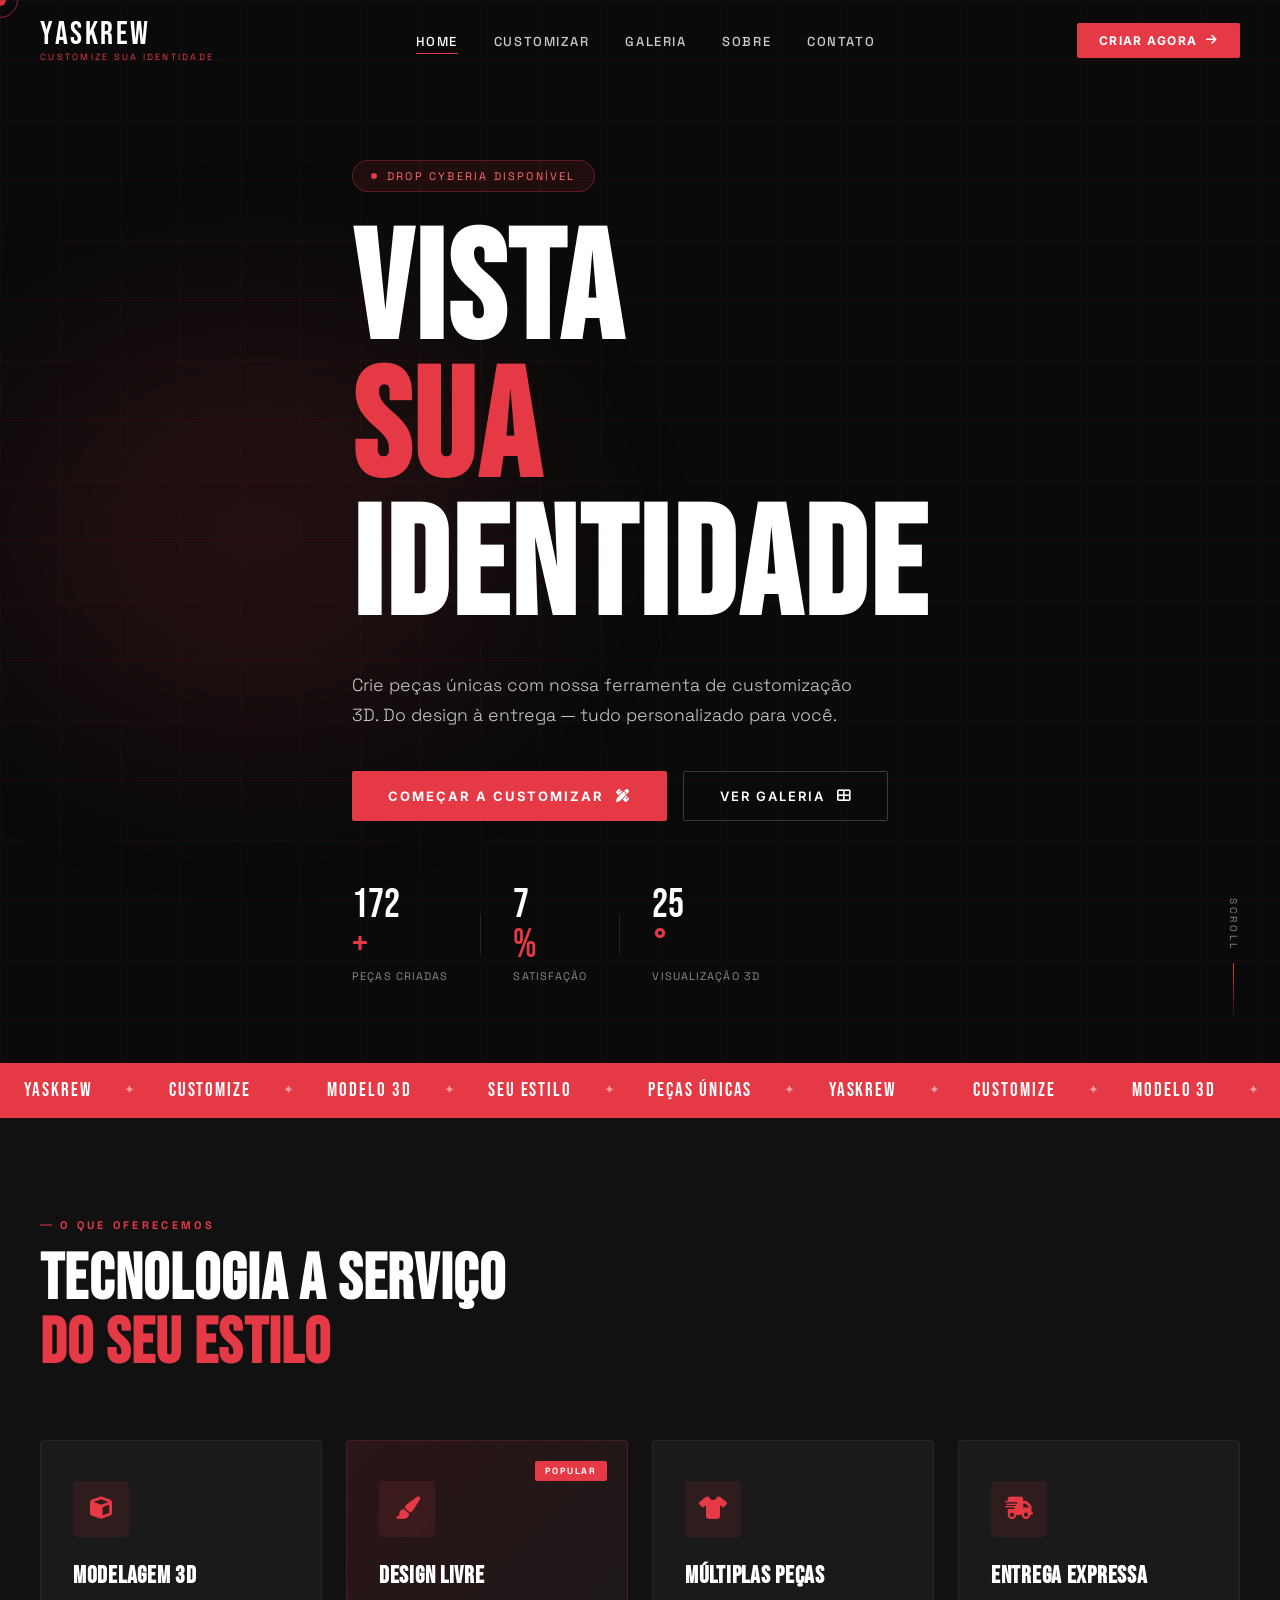
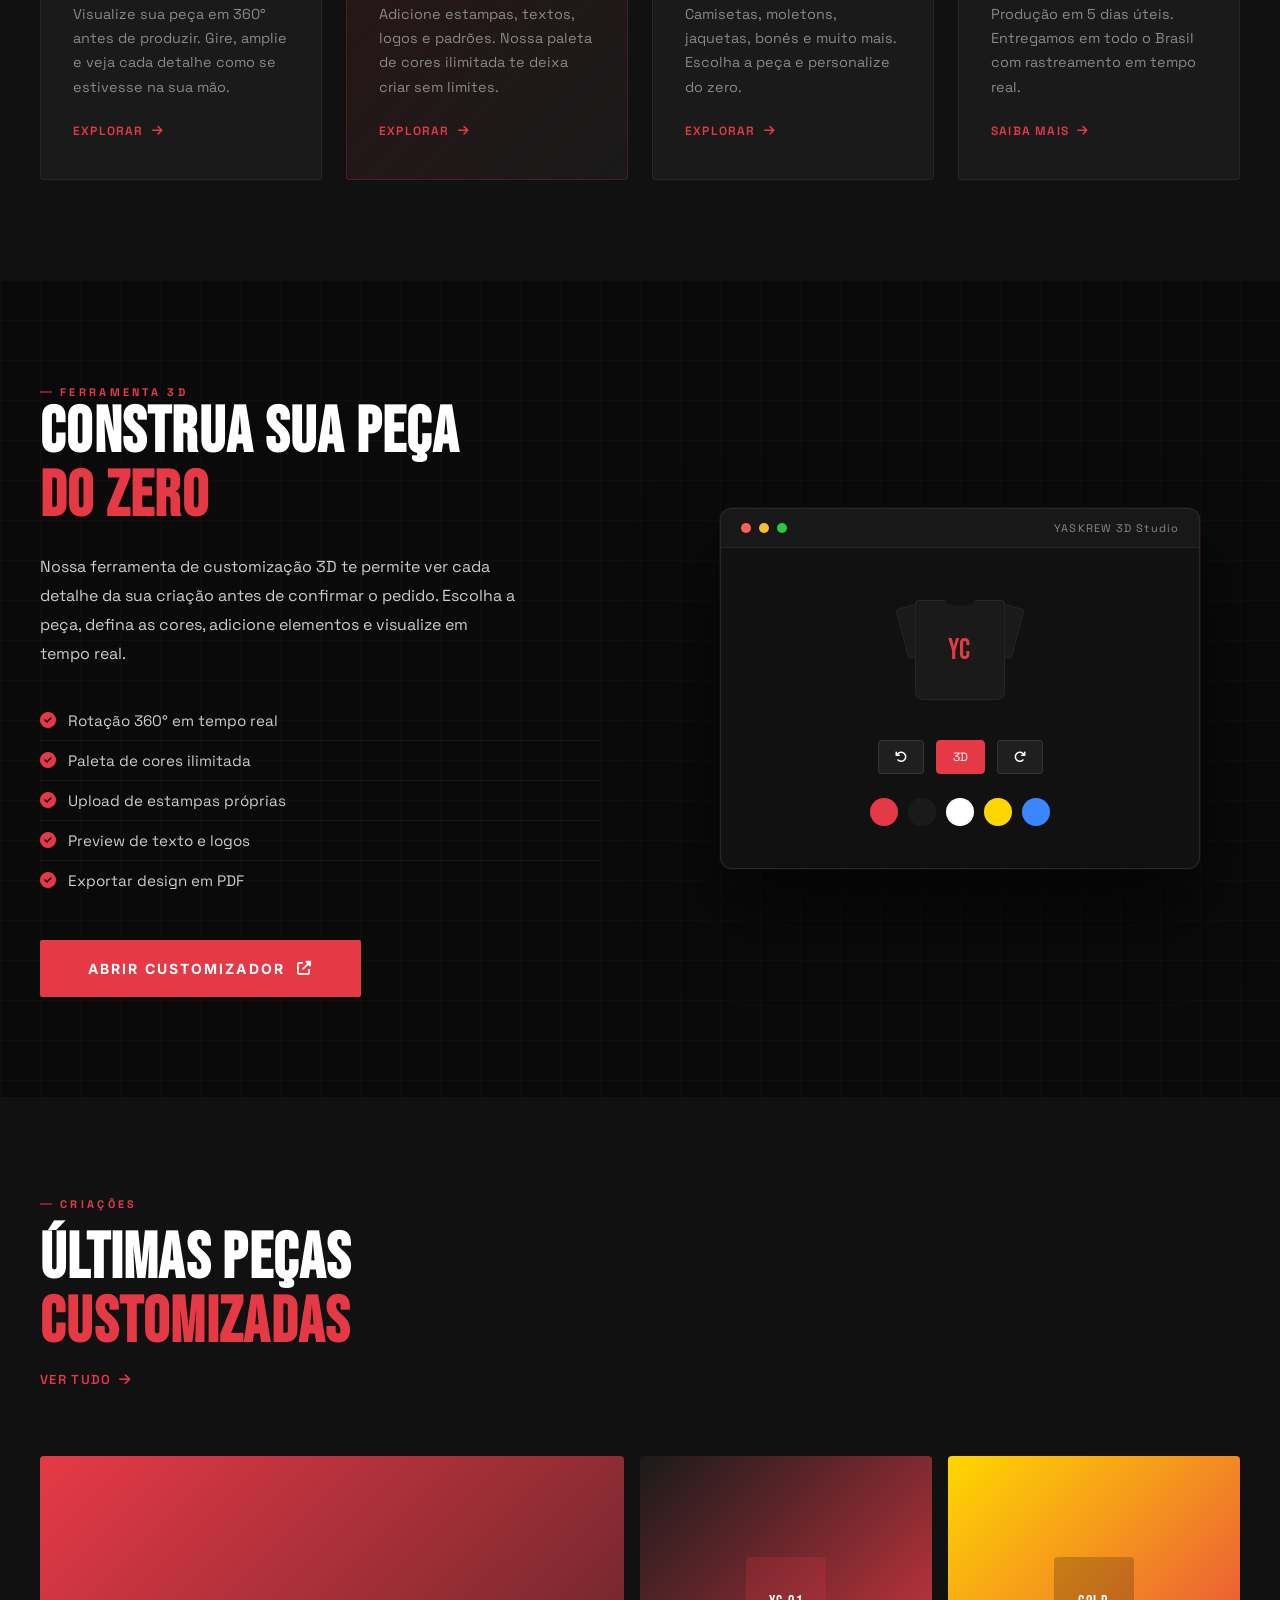
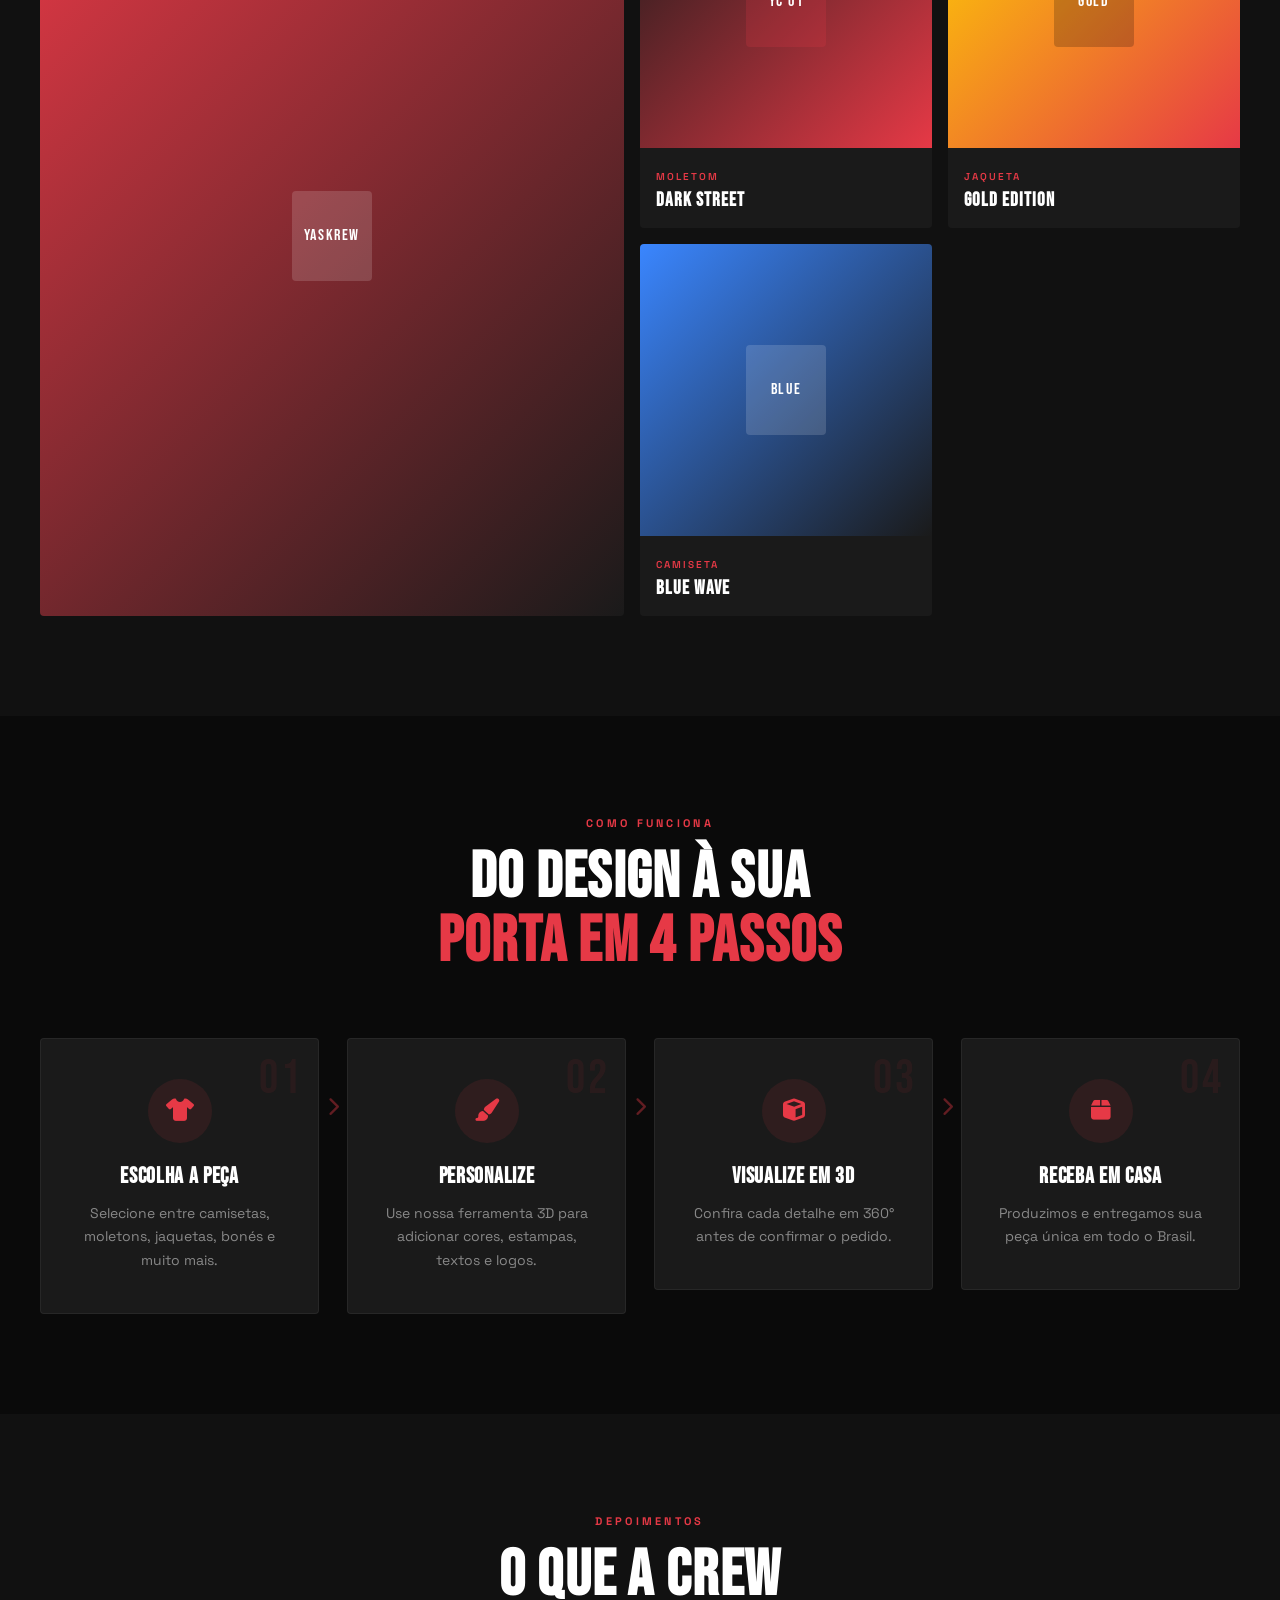
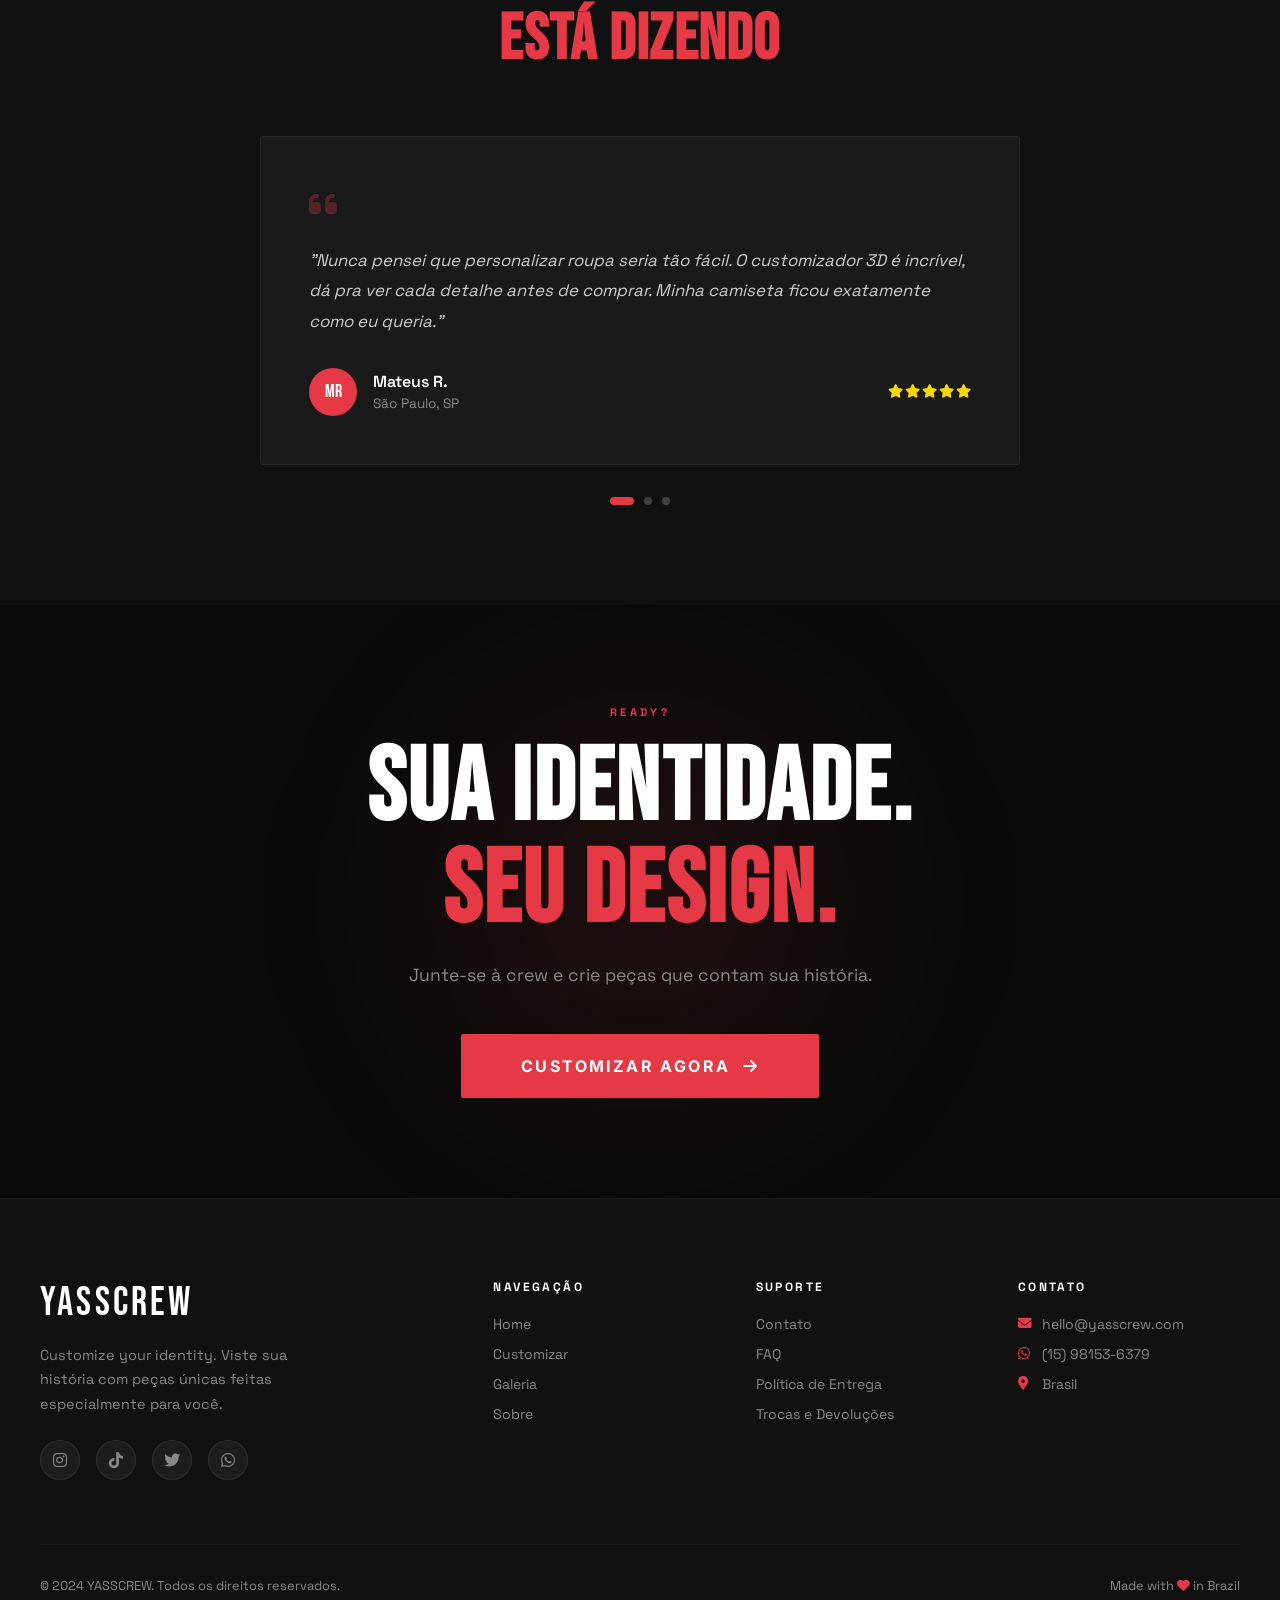
<file: index.html>
<!DOCTYPE html>
<html lang="pt-BR">
<head>
  <meta charset="UTF-8" />
  <meta name="viewport" content="width=device-width, initial-scale=1.0" />
  <title>YASKREW — Customize Sua Identidade</title>
  <link rel="preconnect" href="https://fonts.googleapis.com" />
  <link rel="preconnect" href="https://fonts.gstatic.com" crossorigin />
  <link href="https://fonts.googleapis.com/css2?family=Bebas+Neue&family=Inter:wght@300;400;500;600;700;900&family=Space+Grotesk:wght@300;400;500;600;700&display=swap" rel="stylesheet" />
  <link rel="stylesheet" href="https://cdn.jsdelivr.net/npm/@fortawesome/fontawesome-free@6.4.0/css/all.min.css" />
  <link rel="stylesheet" href="css/style.css" />
</head>
<body>

  <!-- CURSOR CUSTOM -->
  <div class="cursor" id="cursor"></div>
  <div class="cursor-follower" id="cursorFollower"></div>

  <!-- LOADER -->
  <div class="loader" id="loader">
    <div class="loader-inner">
      <div class="loader-logo">YASKREW</div>
      <div class="loader-bar"><div class="loader-progress" id="loaderProgress"></div></div>
      <div class="loader-text" id="loaderText">Carregando...</div>
    </div>
  </div>

  <!-- HEADER / NAV -->
  <header class="header" id="header">
    <nav class="nav container">
      <div class="nav-logo">
        <a href="index.html" class="logo-link">
          <span class="logo-text">YASKREW</span>
          <span class="logo-sub">CUSTOMIZE SUA IDENTIDADE</span>
        </a>
      </div>
      <ul class="nav-links" id="navLinks">
        <li><a href="index.html" class="nav-link active">Home</a></li>
        <li><a href="customize.html" class="nav-link">Customizar</a></li>
        <li><a href="gallery.html" class="nav-link">Galeria</a></li>
        <li><a href="about.html" class="nav-link">Sobre</a></li>
        <li><a href="contact.html" class="nav-link">Contato</a></li>
      </ul>
      <div class="nav-actions">
        <button class="btn-cta" onclick="window.location.href='customize.html'">
          <span>CRIAR AGORA</span>
          <i class="fas fa-arrow-right"></i>
        </button>
        <button class="hamburger" id="hamburger" aria-label="Menu">
          <span></span><span></span><span></span>
        </button>
      </div>
    </nav>
  </header>

  <!-- MOBILE MENU -->
  <div class="mobile-menu" id="mobileMenu">
    <ul>
      <li><a href="index.html">Home</a></li>
      <li><a href="customize.html">Customizar</a></li>
      <li><a href="gallery.html">Galeria</a></li>
      <li><a href="about.html">Sobre</a></li>
      <li><a href="contact.html">Contato</a></li>
    </ul>
  </div>

  <main>

    <!-- HERO SECTION -->
    <section class="hero" id="hero">
      <div class="hero-bg">
        <div class="hero-grid"></div>
        <div class="hero-particles" id="particles"></div>
        <div class="hero-glow"></div>
      </div>
      <div class="hero-content container">
        <div class="hero-badge">
          <span class="badge-dot"></span>
          <span>DROP CYBERIA DISPONÍVEL</span>
        </div>
        <h1 class="hero-title">
          <span class="title-line" data-text="VISTA">VISTA</span>
          <span class="title-line accent" data-text="SUA">SUA</span>
          <span class="title-line" data-text="IDENTIDADE">IDENTIDADE</span>
        </h1>
        <p class="hero-desc">
          Crie peças únicas com nossa ferramenta de customização 3D. 
          Do design à entrega — tudo personalizado para você.
        </p>
        <div class="hero-actions">
          <a href="customize.html" class="btn-primary">
            <span>COMEÇAR A CUSTOMIZAR</span>
            <i class="fas fa-pencil-ruler"></i>
          </a>
          <a href="gallery.html" class="btn-secondary">
            <span>VER GALERIA</span>
            <i class="fas fa-th-large"></i>
          </a>
        </div>
        <div class="hero-stats">
          <div class="stat">
            <span class="stat-num" data-target="2400">0</span><span>+</span>
            <span class="stat-label">Peças Criadas</span>
          </div>
          <div class="stat-divider"></div>
          <div class="stat">
            <span class="stat-num" data-target="98">0</span><span>%</span>
            <span class="stat-label">Satisfação</span>
          </div>
          <div class="stat-divider"></div>
          <div class="stat">
            <span class="stat-num" data-target="360">0</span><span>°</span>
            <span class="stat-label">Visualização 3D</span>
          </div>
        </div>
      </div>
      <div class="hero-scroll" id="heroScroll">
        <span>SCROLL</span>
        <div class="scroll-line"></div>
      </div>
    </section>

    <!-- MARQUEE TICKER -->
    <div class="marquee-section">
      <div class="marquee-track">
        <div class="marquee-content" id="marqueeContent">
          <span>YASKREW</span><span class="dot">✦</span>
          <span>CUSTOMIZE</span><span class="dot">✦</span>
          <span>MODELO 3D</span><span class="dot">✦</span>
          <span>SEU ESTILO</span><span class="dot">✦</span>
          <span>PEÇAS ÚNICAS</span><span class="dot">✦</span>
          <span>YASKREW</span><span class="dot">✦</span>
          <span>CUSTOMIZE</span><span class="dot">✦</span>
          <span>MODELO 3D</span><span class="dot">✦</span>
          <span>SEU ESTILO</span><span class="dot">✦</span>
          <span>PEÇAS ÚNICAS</span><span class="dot">✦</span>
          <span>YASKREW</span><span class="dot">✦</span>
          <span>CUSTOMIZE</span><span class="dot">✦</span>
          <span>MODELO 3D</span><span class="dot">✦</span>
          <span>SEU ESTILO</span><span class="dot">✦</span>
          <span>PEÇAS ÚNICAS</span><span class="dot">✦</span>
        </div>
      </div>
    </div>

    <!-- FEATURES SECTION -->
    <section class="features section" id="features">
      <div class="container">
        <div class="section-header">
          <span class="section-tag">O QUE OFERECEMOS</span>
          <h2 class="section-title">Tecnologia a serviço<br /><em>do seu estilo</em></h2>
        </div>
        <div class="features-grid">
          <div class="feature-card" data-aos="fade-up" data-delay="0">
            <div class="feature-icon">
              <i class="fas fa-cube"></i>
            </div>
            <h3>Modelagem 3D</h3>
            <p>Visualize sua peça em 360° antes de produzir. Gire, amplie e veja cada detalhe como se estivesse na sua mão.</p>
            <a href="customize.html" class="feature-link">Explorar <i class="fas fa-arrow-right"></i></a>
          </div>
          <div class="feature-card featured" data-aos="fade-up" data-delay="100">
            <div class="feature-badge">POPULAR</div>
            <div class="feature-icon">
              <i class="fas fa-paint-brush"></i>
            </div>
            <h3>Design Livre</h3>
            <p>Adicione estampas, textos, logos e padrões. Nossa paleta de cores ilimitada te deixa criar sem limites.</p>
            <a href="customize.html" class="feature-link">Explorar <i class="fas fa-arrow-right"></i></a>
          </div>
          <div class="feature-card" data-aos="fade-up" data-delay="200">
            <div class="feature-icon">
              <i class="fas fa-tshirt"></i>
            </div>
            <h3>Múltiplas Peças</h3>
            <p>Camisetas, moletons, jaquetas, bonés e muito mais. Escolha a peça e personalize do zero.</p>
            <a href="customize.html" class="feature-link">Explorar <i class="fas fa-arrow-right"></i></a>
          </div>
          <div class="feature-card" data-aos="fade-up" data-delay="300">
            <div class="feature-icon">
              <i class="fas fa-shipping-fast"></i>
            </div>
            <h3>Entrega Expressa</h3>
            <p>Produção em 5 dias úteis. Entregamos em todo o Brasil com rastreamento em tempo real.</p>
            <a href="contact.html" class="feature-link">Saiba mais <i class="fas fa-arrow-right"></i></a>
          </div>
        </div>
      </div>
    </section>

    <!-- CUSTOMIZE CTA SECTION -->
    <section class="customize-cta section" id="customizeCta">
      <div class="cta-bg">
        <div class="cta-grid"></div>
      </div>
      <div class="container">
        <div class="cta-inner">
          <div class="cta-text">
            <span class="section-tag">FERRAMENTA 3D</span>
            <h2 class="cta-title">Construa sua peça<br /><em class="accent-text">do zero</em></h2>
            <p>Nossa ferramenta de customização 3D te permite ver cada detalhe da sua criação antes de confirmar o pedido. Escolha a peça, defina as cores, adicione elementos e visualize em tempo real.</p>
            <ul class="cta-list">
              <li><i class="fas fa-check-circle"></i> Rotação 360° em tempo real</li>
              <li><i class="fas fa-check-circle"></i> Paleta de cores ilimitada</li>
              <li><i class="fas fa-check-circle"></i> Upload de estampas próprias</li>
              <li><i class="fas fa-check-circle"></i> Preview de texto e logos</li>
              <li><i class="fas fa-check-circle"></i> Exportar design em PDF</li>
            </ul>
            <a href="customize.html" class="btn-primary large">
              <span>ABRIR CUSTOMIZADOR</span>
              <i class="fas fa-external-link-alt"></i>
            </a>
          </div>
          <div class="cta-visual">
            <div class="visual-frame">
              <div class="visual-screen">
                <div class="vs-header">
                  <span class="vs-dot red"></span>
                  <span class="vs-dot yellow"></span>
                  <span class="vs-dot green"></span>
                  <span class="vs-label">YASKREW 3D Studio</span>
                </div>
                <div class="vs-body">
                  <div class="vs-3d-preview">
                    <div class="tshirt-3d" id="tshirt3dPreview">
                      <div class="tshirt-body">
                        <div class="tshirt-sleeve left"></div>
                        <div class="tshirt-sleeve right"></div>
                        <div class="tshirt-main" id="previewShirt">
                          <div class="tshirt-design" id="previewDesign">
                            <span class="preview-logo">YC</span>
                          </div>
                        </div>
                        <div class="tshirt-neck"></div>
                      </div>
                    </div>
                    <div class="vs-controls">
                      <button class="vs-btn" onclick="rotatePreview('left')"><i class="fas fa-undo"></i></button>
                      <button class="vs-btn active">3D</button>
                      <button class="vs-btn" onclick="rotatePreview('right')"><i class="fas fa-redo"></i></button>
                    </div>
                  </div>
                  <div class="vs-palette">
                    <div class="vs-palette-item" style="background:#E63946" onclick="changePreviewColor('#E63946')"></div>
                    <div class="vs-palette-item" style="background:#1a1a1a" onclick="changePreviewColor('#1a1a1a')"></div>
                    <div class="vs-palette-item" style="background:#ffffff" onclick="changePreviewColor('#ffffff')"></div>
                    <div class="vs-palette-item" style="background:#FFD700" onclick="changePreviewColor('#FFD700')"></div>
                    <div class="vs-palette-item" style="background:#3A86FF" onclick="changePreviewColor('#3A86FF')"></div>
                  </div>
                </div>
              </div>
            </div>
          </div>
        </div>
      </div>
    </section>

    <!-- GALLERY PREVIEW SECTION -->
    <section class="gallery-preview section" id="galleryPreview">
      <div class="container">
        <div class="section-header">
          <span class="section-tag">CRIAÇÕES</span>
          <h2 class="section-title">Últimas peças<br /><em>customizadas</em></h2>
          <a href="gallery.html" class="see-all-link">Ver tudo <i class="fas fa-arrow-right"></i></a>
        </div>
        <div class="gallery-grid">
          <div class="gallery-item large" data-aos="fade-up">
            <div class="gallery-img" style="background: linear-gradient(135deg, #E63946 0%, #1a1a1a 100%);">
              <div class="gallery-tshirt">
                <div class="gt-body red">
                  <span class="gt-text">YASKREW</span>
                </div>
              </div>
            </div>
            <div class="gallery-info">
              <span class="gallery-tag">Camiseta</span>
              <h4>Red Crew Classic</h4>
            </div>
          </div>
          <div class="gallery-item" data-aos="fade-up" data-delay="100">
            <div class="gallery-img" style="background: linear-gradient(135deg, #1a1a1a 0%, #E63946 100%);">
              <div class="gallery-tshirt">
                <div class="gt-body dark">
                  <span class="gt-text">YC 01</span>
                </div>
              </div>
            </div>
            <div class="gallery-info">
              <span class="gallery-tag">Moletom</span>
              <h4>Dark Street</h4>
            </div>
          </div>
          <div class="gallery-item" data-aos="fade-up" data-delay="200">
            <div class="gallery-img" style="background: linear-gradient(135deg, #FFD700 0%, #E63946 100%);">
              <div class="gallery-tshirt">
                <div class="gt-body gold">
                  <span class="gt-text">GOLD</span>
                </div>
              </div>
            </div>
            <div class="gallery-info">
              <span class="gallery-tag">Jaqueta</span>
              <h4>Gold Edition</h4>
            </div>
          </div>
          <div class="gallery-item" data-aos="fade-up" data-delay="300">
            <div class="gallery-img" style="background: linear-gradient(135deg, #3A86FF 0%, #1a1a1a 100%);">
              <div class="gallery-tshirt">
                <div class="gt-body blue">
                  <span class="gt-text">BLUE</span>
                </div>
              </div>
            </div>
            <div class="gallery-info">
              <span class="gallery-tag">Camiseta</span>
              <h4>Blue Wave</h4>
            </div>
          </div>
        </div>
      </div>
    </section>

    <!-- PROCESS SECTION -->
    <section class="process section" id="process">
      <div class="container">
        <div class="section-header center">
          <span class="section-tag">COMO FUNCIONA</span>
          <h2 class="section-title">Do design à sua<br /><em>porta em 4 passos</em></h2>
        </div>
        <div class="process-steps">
          <div class="process-step" data-aos="fade-up" data-delay="0">
            <div class="step-number">01</div>
            <div class="step-icon"><i class="fas fa-tshirt"></i></div>
            <h3>Escolha a Peça</h3>
            <p>Selecione entre camisetas, moletons, jaquetas, bonés e muito mais.</p>
          </div>
          <div class="process-arrow"><i class="fas fa-chevron-right"></i></div>
          <div class="process-step" data-aos="fade-up" data-delay="100">
            <div class="step-number">02</div>
            <div class="step-icon"><i class="fas fa-paint-brush"></i></div>
            <h3>Personalize</h3>
            <p>Use nossa ferramenta 3D para adicionar cores, estampas, textos e logos.</p>
          </div>
          <div class="process-arrow"><i class="fas fa-chevron-right"></i></div>
          <div class="process-step" data-aos="fade-up" data-delay="200">
            <div class="step-number">03</div>
            <div class="step-icon"><i class="fas fa-cube"></i></div>
            <h3>Visualize em 3D</h3>
            <p>Confira cada detalhe em 360° antes de confirmar o pedido.</p>
          </div>
          <div class="process-arrow"><i class="fas fa-chevron-right"></i></div>
          <div class="process-step" data-aos="fade-up" data-delay="300">
            <div class="step-number">04</div>
            <div class="step-icon"><i class="fas fa-box"></i></div>
            <h3>Receba em Casa</h3>
            <p>Produzimos e entregamos sua peça única em todo o Brasil.</p>
          </div>
        </div>
      </div>
    </section>

    <!-- TESTIMONIALS -->
    <section class="testimonials section" id="testimonials">
      <div class="container">
        <div class="section-header center">
          <span class="section-tag">DEPOIMENTOS</span>
          <h2 class="section-title">O que a crew<br /><em>está dizendo</em></h2>
        </div>
        <div class="testimonials-slider" id="testimonialsSlider">
          <div class="testimonial-card active">
            <div class="testimonial-quote"><i class="fas fa-quote-left"></i></div>
            <p>"Nunca pensei que personalizar roupa seria tão fácil. O customizador 3D é incrível, dá pra ver cada detalhe antes de comprar. Minha camiseta ficou exatamente como eu queria."</p>
            <div class="testimonial-author">
              <div class="author-avatar" style="background: #E63946;">MR</div>
              <div class="author-info">
                <strong>Mateus R.</strong>
                <span>São Paulo, SP</span>
              </div>
              <div class="testimonial-stars">
                <i class="fas fa-star"></i><i class="fas fa-star"></i><i class="fas fa-star"></i><i class="fas fa-star"></i><i class="fas fa-star"></i>
              </div>
            </div>
          </div>
          <div class="testimonial-card">
            <div class="testimonial-quote"><i class="fas fa-quote-left"></i></div>
            <p>"Encomendei para meu grupo todo. A ferramenta de design é muito profissional, parece um software de edição mesmo. Qualidade da peça é top, chegou antes do prazo."</p>
            <div class="testimonial-author">
              <div class="author-avatar" style="background: #1a1a1a;">JS</div>
              <div class="author-info">
                <strong>Julia S.</strong>
                <span>Rio de Janeiro, RJ</span>
              </div>
              <div class="testimonial-stars">
                <i class="fas fa-star"></i><i class="fas fa-star"></i><i class="fas fa-star"></i><i class="fas fa-star"></i><i class="fas fa-star"></i>
              </div>
            </div>
          </div>
          <div class="testimonial-card">
            <div class="testimonial-quote"><i class="fas fa-quote-left"></i></div>
            <p>"YASSCREW é diferente de tudo que já usei. A visualização 3D faz toda a diferença na hora de confirmar o design. Já pedi 3 vezes e sempre impecável."</p>
            <div class="testimonial-author">
              <div class="author-avatar" style="background: #E63946;">PL</div>
              <div class="author-info">
                <strong>Pedro L.</strong>
                <span>Belo Horizonte, MG</span>
              </div>
              <div class="testimonial-stars">
                <i class="fas fa-star"></i><i class="fas fa-star"></i><i class="fas fa-star"></i><i class="fas fa-star"></i><i class="fas fa-star"></i>
              </div>
            </div>
          </div>
        </div>
        <div class="testimonial-dots" id="testimonialDots">
          <button class="dot active" onclick="goToTestimonial(0)"></button>
          <button class="dot" onclick="goToTestimonial(1)"></button>
          <button class="dot" onclick="goToTestimonial(2)"></button>
        </div>
      </div>
    </section>

    <!-- FINAL CTA -->
    <section class="final-cta section" id="finalCta">
      <div class="fct-bg">
        <div class="fct-glow"></div>
      </div>
      <div class="container">
        <div class="fct-inner">
          <span class="section-tag">READY?</span>
          <h2 class="fct-title">Sua identidade.<br /><em>Seu design.</em></h2>
          <p>Junte-se à crew e crie peças que contam sua história.</p>
          <a href="customize.html" class="btn-primary xlarge">
            <span>CUSTOMIZAR AGORA</span>
            <i class="fas fa-arrow-right"></i>
          </a>
        </div>
      </div>
    </section>

  </main>

  <!-- FOOTER -->
  <footer class="footer">
    <div class="container">
      <div class="footer-top">
        <div class="footer-brand">
          <span class="footer-logo">YASSCREW</span>
          <p>Customize your identity. Viste sua história com peças únicas feitas especialmente para você.</p>
          <div class="social-links">
            <a href="#" aria-label="Instagram"><i class="fab fa-instagram"></i></a>
            <a href="#" aria-label="TikTok"><i class="fab fa-tiktok"></i></a>
            <a href="#" aria-label="Twitter"><i class="fab fa-twitter"></i></a>
            <a href="#" aria-label="WhatsApp"><i class="fab fa-whatsapp"></i></a>
          </div>
        </div>
        <div class="footer-links">
          <div class="footer-col">
            <h4>Navegação</h4>
            <ul>
              <li><a href="index.html">Home</a></li>
              <li><a href="customize.html">Customizar</a></li>
              <li><a href="gallery.html">Galeria</a></li>
              <li><a href="about.html">Sobre</a></li>
            </ul>
          </div>
          <div class="footer-col">
            <h4>Suporte</h4>
            <ul>
              <li><a href="contact.html">Contato</a></li>
              <li><a href="#">FAQ</a></li>
              <li><a href="#">Política de Entrega</a></li>
              <li><a href="#">Trocas e Devoluções</a></li>
            </ul>
          </div>
          <div class="footer-col">
            <h4>Contato</h4>
            <ul>
              <li><i class="fas fa-envelope"></i> hello@yasscrew.com</li>
              <li><i class="fab fa-whatsapp"></i> (15) 98153-6379</li>
              <li><i class="fas fa-map-marker-alt"></i> Brasil</li>
            </ul>
          </div>
        </div>
      </div>
      <div class="footer-bottom">
        <span>© 2024 YASSCREW. Todos os direitos reservados.</span>
        <span>Made with <i class="fas fa-heart" style="color:#E63946"></i> in Brazil</span>
      </div>
    </div>
  </footer>

  <script src="js/main.js"></script>
</body>
</html>
</file>
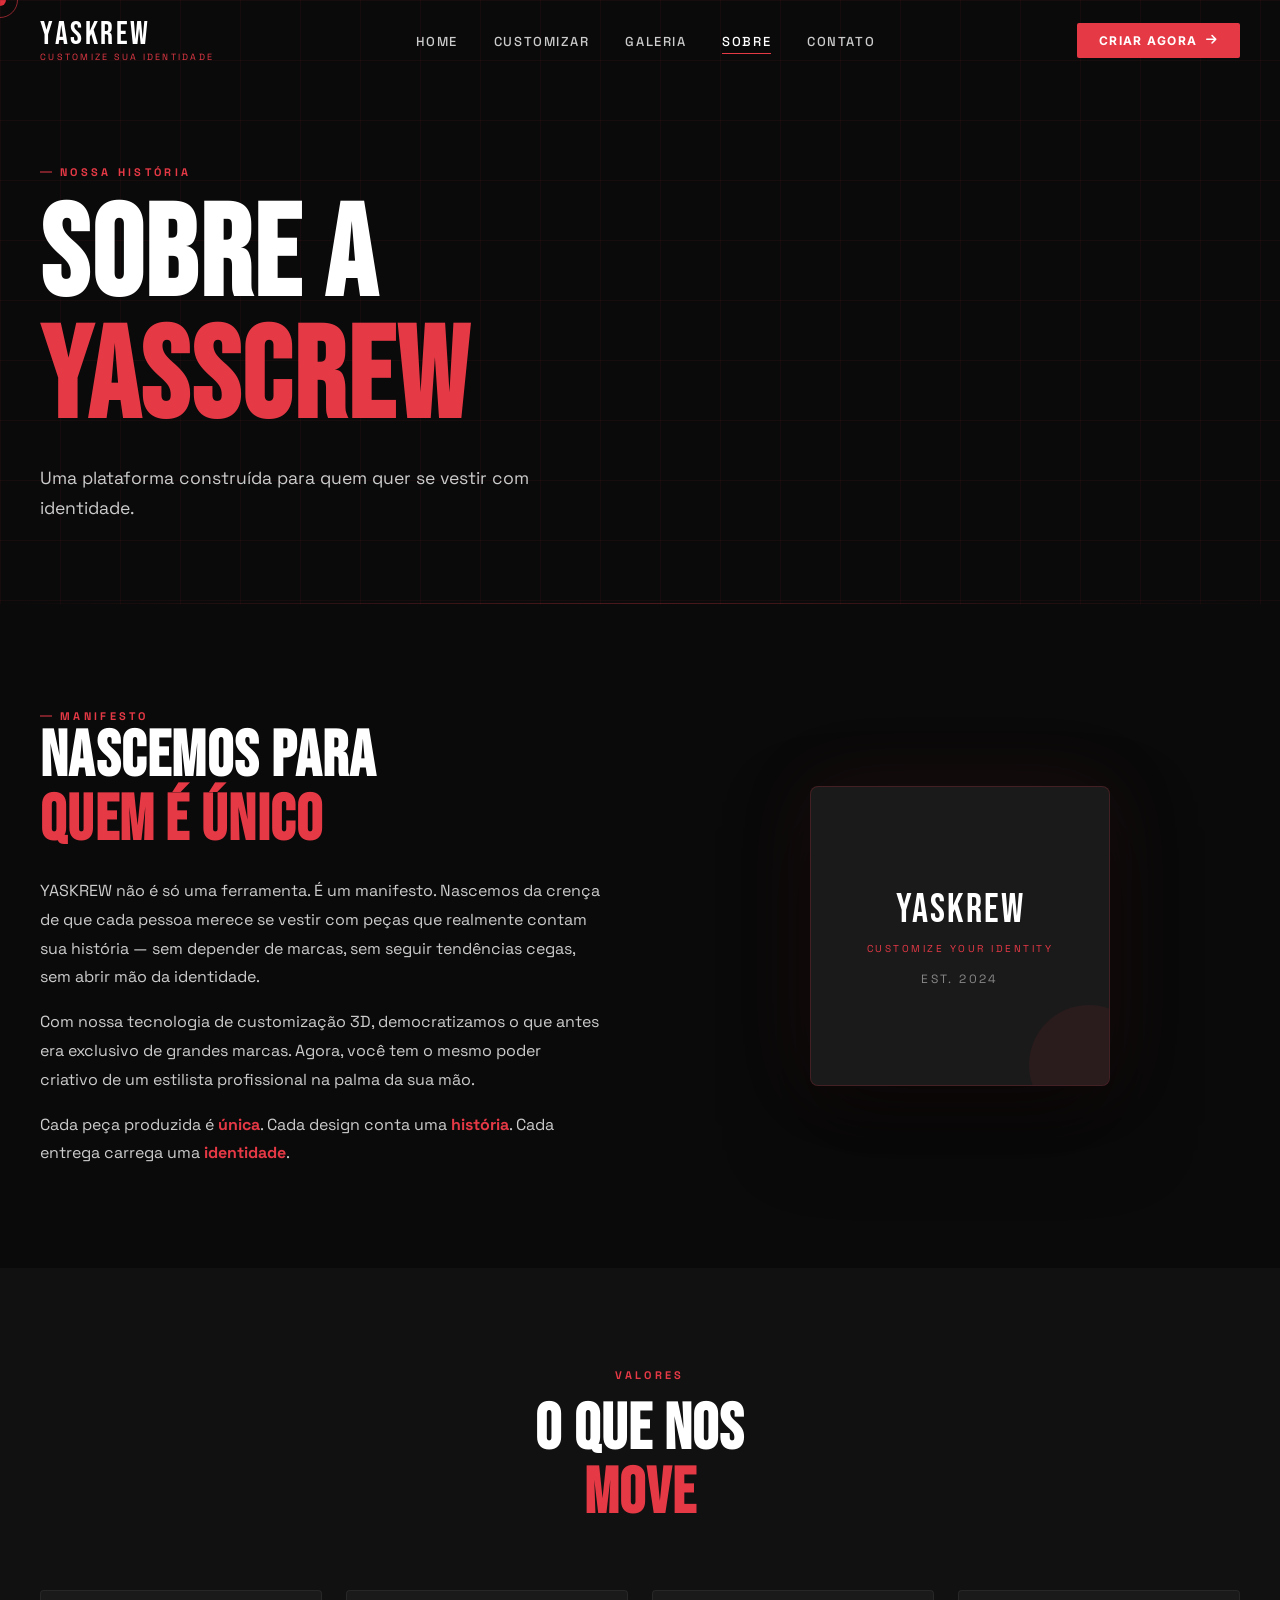
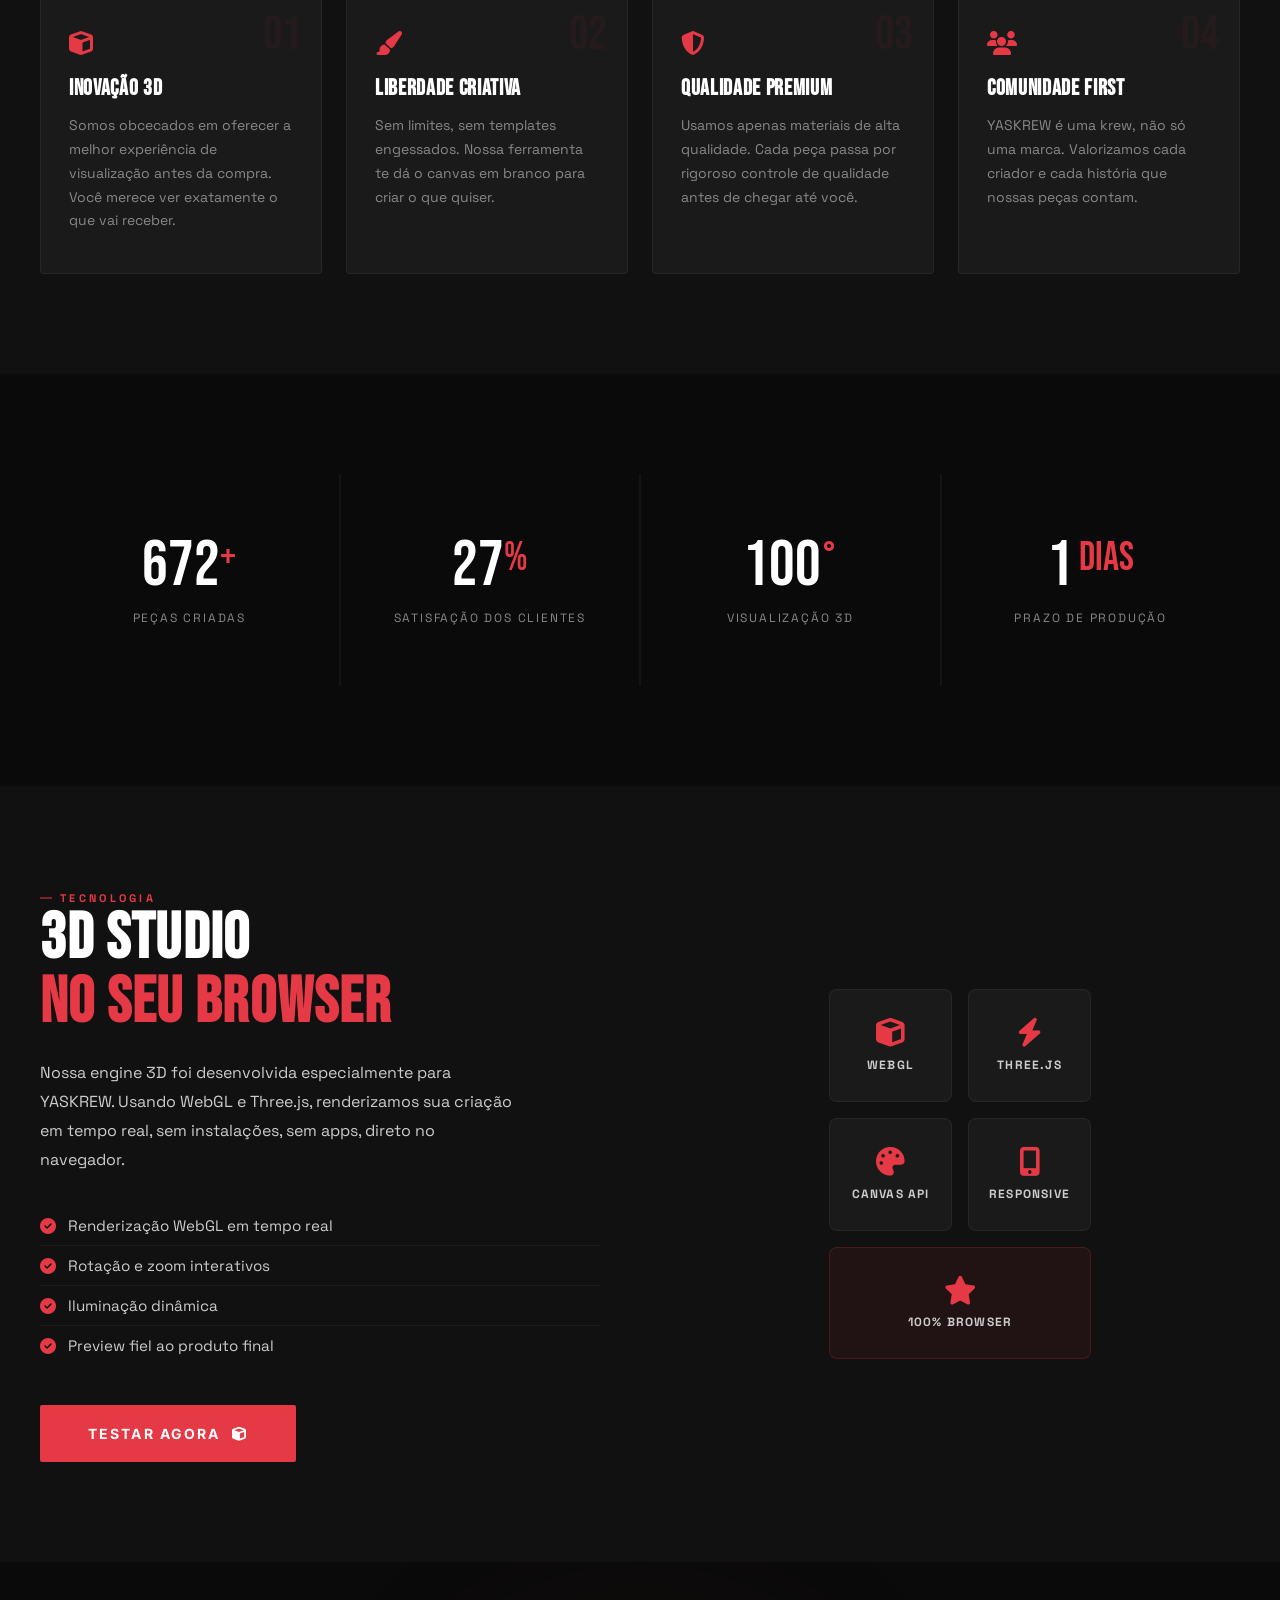
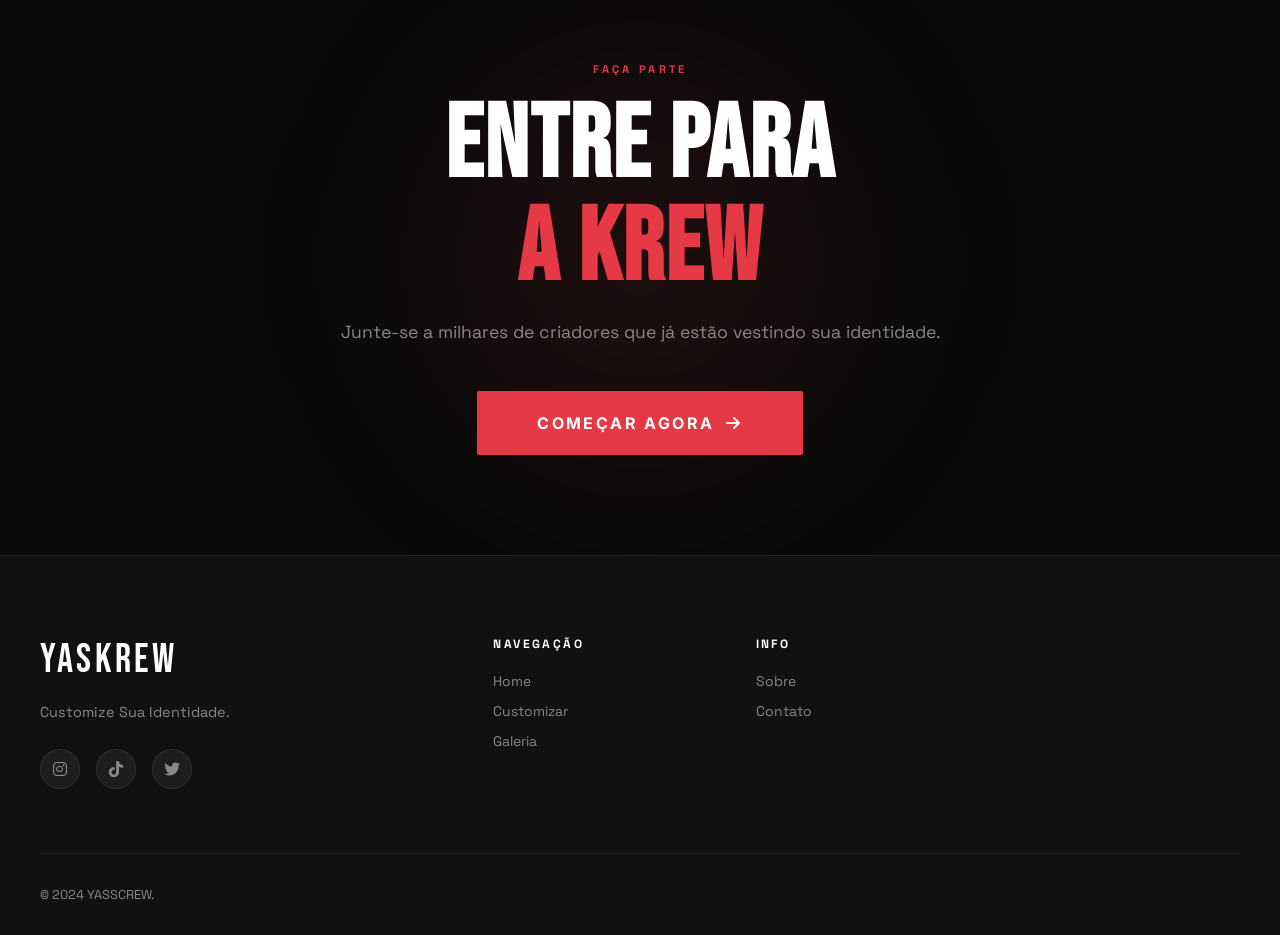
<file: about.html>
<!DOCTYPE html>
<html lang="pt-BR">
<head>
  <meta charset="UTF-8" />
  <meta name="viewport" content="width=device-width, initial-scale=1.0" />
  <title>YASKREW — Sobre Nós</title>
  <link rel="preconnect" href="https://fonts.googleapis.com" />
  <link rel="preconnect" href="https://fonts.gstatic.com" crossorigin />
  <link href="https://fonts.googleapis.com/css2?family=Bebas+Neue&family=Inter:wght@300;400;500;600;700;900&family=Space+Grotesk:wght@300;400;500;600;700&display=swap" rel="stylesheet" />
  <link rel="stylesheet" href="https://cdn.jsdelivr.net/npm/@fortawesome/fontawesome-free@6.4.0/css/all.min.css" />
  <link rel="stylesheet" href="css/style.css" />
  <link rel="stylesheet" href="css/pages.css" />
</head>
<body>

  <div class="cursor" id="cursor"></div>
  <div class="cursor-follower" id="cursorFollower"></div>

  <header class="header scrolled" id="header">
    <nav class="nav container">
      <div class="nav-logo">
        <a href="index.html" class="logo-link">
          <span class="logo-text">YASKREW</span>
          <span class="logo-sub">CUSTOMIZE SUA IDENTIDADE</span>
        </a>
      </div>
      <ul class="nav-links">
        <li><a href="index.html" class="nav-link">Home</a></li>
        <li><a href="customize.html" class="nav-link">Customizar</a></li>
        <li><a href="gallery.html" class="nav-link">Galeria</a></li>
        <li><a href="about.html" class="nav-link active">Sobre</a></li>
        <li><a href="contact.html" class="nav-link">Contato</a></li>
      </ul>
      <div class="nav-actions">
        <button class="btn-cta" onclick="window.location.href='customize.html'">
          <span>CRIAR AGORA</span><i class="fas fa-arrow-right"></i>
        </button>
        <button class="hamburger" id="hamburger"><span></span><span></span><span></span></button>
      </div>
    </nav>
  </header>

  <div class="mobile-menu" id="mobileMenu">
    <ul>
      <li><a href="index.html">Home</a></li>
      <li><a href="customize.html">Customizar</a></li>
      <li><a href="gallery.html">Galeria</a></li>
      <li><a href="about.html">Sobre</a></li>
      <li><a href="contact.html">Contato</a></li>
    </ul>
  </div>

  <main>
    <!-- PAGE HERO -->
    <section class="page-hero">
      <div class="page-hero-bg"></div>
      <div class="container">
        <span class="section-tag">NOSSA HISTÓRIA</span>
        <h1 class="page-title">Sobre a<br /><em>YASSCREW</em></h1>
        <p>Uma plataforma construída para quem quer se vestir com identidade.</p>
      </div>
    </section>

    <!-- MANIFESTO -->
    <section class="about-manifesto section">
      <div class="container">
        <div class="manifesto-inner">
          <div class="manifesto-text" data-aos="fade-up">
            <span class="section-tag">MANIFESTO</span>
            <h2 class="section-title">Nascemos para<br /><em>quem é único</em></h2>
            <p>
              YASKREW não é só uma ferramenta. É um manifesto. Nascemos da crença de que cada pessoa 
              merece se vestir com peças que realmente contam sua história — sem depender de marcas, 
              sem seguir tendências cegas, sem abrir mão da identidade.
            </p>
            <p style="margin-top:16px">
              Com nossa tecnologia de customização 3D, democratizamos o que antes era exclusivo de 
              grandes marcas. Agora, você tem o mesmo poder criativo de um estilista profissional 
              na palma da sua mão.
            </p>
            <p style="margin-top:16px">
              Cada peça produzida é <strong style="color:var(--red)">única</strong>. 
              Cada design conta uma <strong style="color:var(--red)">história</strong>. 
              Cada entrega carrega uma <strong style="color:var(--red)">identidade</strong>.
            </p>
          </div>
          <div class="manifesto-visual" data-aos="fade-up" data-delay="200">
            <div class="manifesto-card">
              <div class="manifesto-logo">YASKREW</div>
              <div class="manifesto-tagline">CUSTOMIZE YOUR IDENTITY</div>
              <div class="manifesto-year">EST. 2024</div>
              <div class="manifesto-deco"></div>
            </div>
          </div>
        </div>
      </div>
    </section>

    <!-- VALUES -->
    <section class="about-values section" style="background:var(--black-2)">
      <div class="container">
        <div class="section-header center">
          <span class="section-tag">VALORES</span>
          <h2 class="section-title">O que nos<br /><em>move</em></h2>
        </div>
        <div class="values-grid">
          <div class="value-card" data-aos="fade-up" data-delay="0">
            <div class="value-num">01</div>
            <i class="fas fa-cube"></i>
            <h3>Inovação 3D</h3>
            <p>Somos obcecados em oferecer a melhor experiência de visualização antes da compra. Você merece ver exatamente o que vai receber.</p>
          </div>
          <div class="value-card" data-aos="fade-up" data-delay="100">
            <div class="value-num">02</div>
            <i class="fas fa-paint-brush"></i>
            <h3>Liberdade Criativa</h3>
            <p>Sem limites, sem templates engessados. Nossa ferramenta te dá o canvas em branco para criar o que quiser.</p>
          </div>
          <div class="value-card" data-aos="fade-up" data-delay="200">
            <div class="value-num">03</div>
            <i class="fas fa-shield-alt"></i>
            <h3>Qualidade Premium</h3>
            <p>Usamos apenas materiais de alta qualidade. Cada peça passa por rigoroso controle de qualidade antes de chegar até você.</p>
          </div>
          <div class="value-card" data-aos="fade-up" data-delay="300">
            <div class="value-num">04</div>
            <i class="fas fa-users"></i>
            <h3>Comunidade First</h3>
            <p>YASKREW é uma krew, não só uma marca. Valorizamos cada criador e cada história que nossas peças contam.</p>
          </div>
        </div>
      </div>
    </section>

    <!-- NUMBERS -->
    <section class="about-numbers section">
      <div class="container">
        <div class="numbers-grid">
          <div class="number-item" data-aos="fade-up">
            <span class="number-val" data-target="2400">0</span><span class="number-suf">+</span>
            <p>Peças Criadas</p>
          </div>
          <div class="number-item" data-aos="fade-up" data-delay="100">
            <span class="number-val" data-target="98">0</span><span class="number-suf">%</span>
            <p>Satisfação dos Clientes</p>
          </div>
          <div class="number-item" data-aos="fade-up" data-delay="200">
            <span class="number-val" data-target="360">0</span><span class="number-suf">°</span>
            <p>Visualização 3D</p>
          </div>
          <div class="number-item" data-aos="fade-up" data-delay="300">
            <span class="number-val" data-target="5">0</span><span class="number-suf"> dias</span>
            <p>Prazo de Produção</p>
          </div>
        </div>
      </div>
    </section>

    <!-- PROCESS HIGHLIGHT -->
    <section class="about-tech section" style="background:var(--black-2)">
      <div class="container">
        <div class="cta-inner">
          <div class="cta-text" data-aos="fade-up">
            <span class="section-tag">TECNOLOGIA</span>
            <h2 class="cta-title">3D Studio<br /><em class="accent-text">no seu browser</em></h2>
            <p>Nossa engine 3D foi desenvolvida especialmente para YASKREW. Usando WebGL e Three.js, 
               renderizamos sua criação em tempo real, sem instalações, sem apps, direto no navegador.</p>
            <ul class="cta-list">
              <li><i class="fas fa-check-circle"></i> Renderização WebGL em tempo real</li>
              <li><i class="fas fa-check-circle"></i> Rotação e zoom interativos</li>
              <li><i class="fas fa-check-circle"></i> Iluminação dinâmica</li>
              <li><i class="fas fa-check-circle"></i> Preview fiel ao produto final</li>
            </ul>
            <a href="customize.html" class="btn-primary large">
              <span>TESTAR AGORA</span>
              <i class="fas fa-cube"></i>
            </a>
          </div>
          <div class="cta-visual" data-aos="fade-up" data-delay="200">
            <div class="tech-badges">
              <div class="tech-badge">
                <i class="fas fa-cube"></i>
                <span>WebGL</span>
              </div>
              <div class="tech-badge">
                <i class="fas fa-bolt"></i>
                <span>Three.js</span>
              </div>
              <div class="tech-badge">
                <i class="fas fa-palette"></i>
                <span>Canvas API</span>
              </div>
              <div class="tech-badge">
                <i class="fas fa-mobile-alt"></i>
                <span>Responsive</span>
              </div>
              <div class="tech-badge featured">
                <i class="fas fa-star"></i>
                <span>100% Browser</span>
              </div>
            </div>
          </div>
        </div>
      </div>
    </section>

    <!-- CTA -->
    <section class="final-cta section">
      <div class="fct-bg"><div class="fct-glow"></div></div>
      <div class="container">
        <div class="fct-inner">
          <span class="section-tag">FAÇA PARTE</span>
          <h2 class="fct-title">Entre para<br /><em>a Krew</em></h2>
          <p>Junte-se a milhares de criadores que já estão vestindo sua identidade.</p>
          <a href="customize.html" class="btn-primary xlarge">
            <span>COMEÇAR AGORA</span>
            <i class="fas fa-arrow-right"></i>
          </a>
        </div>
      </div>
    </section>
  </main>

  <footer class="footer">
    <div class="container">
      <div class="footer-top">
        <div class="footer-brand">
          <span class="footer-logo">YASKREW</span>
          <p>Customize Sua Identidade.</p>
          <div class="social-links">
            <a href="#"><i class="fab fa-instagram"></i></a>
            <a href="#"><i class="fab fa-tiktok"></i></a>
            <a href="#"><i class="fab fa-twitter"></i></a>
          </div>
        </div>
        <div class="footer-links">
          <div class="footer-col">
            <h4>Navegação</h4>
            <ul>
              <li><a href="index.html">Home</a></li>
              <li><a href="customize.html">Customizar</a></li>
              <li><a href="gallery.html">Galeria</a></li>
            </ul>
          </div>
          <div class="footer-col">
            <h4>Info</h4>
            <ul>
              <li><a href="about.html">Sobre</a></li>
              <li><a href="contact.html">Contato</a></li>
            </ul>
          </div>
        </div>
      </div>
      <div class="footer-bottom">
        <span>© 2024 YASSCREW.</span>
      </div>
    </div>
  </footer>

  <script src="js/main.js"></script>
  <script>
    // Number counter for about page
    const numObserver = new IntersectionObserver((entries) => {
      entries.forEach(entry => {
        if (entry.isIntersecting) {
          const el = entry.target;
          const target = parseInt(el.dataset.target);
          const duration = 2000;
          const step = target / (duration / 16);
          let current = 0;
          const update = () => {
            current += step;
            if (current < target) {
              el.textContent = Math.floor(current);
              requestAnimationFrame(update);
            } else {
              el.textContent = target;
            }
          };
          update();
          numObserver.unobserve(el);
        }
      });
    }, { threshold: 0.5 });

    document.querySelectorAll('.number-val[data-target]').forEach(el => numObserver.observe(el));
  </script>
</body>
</html>
</file>
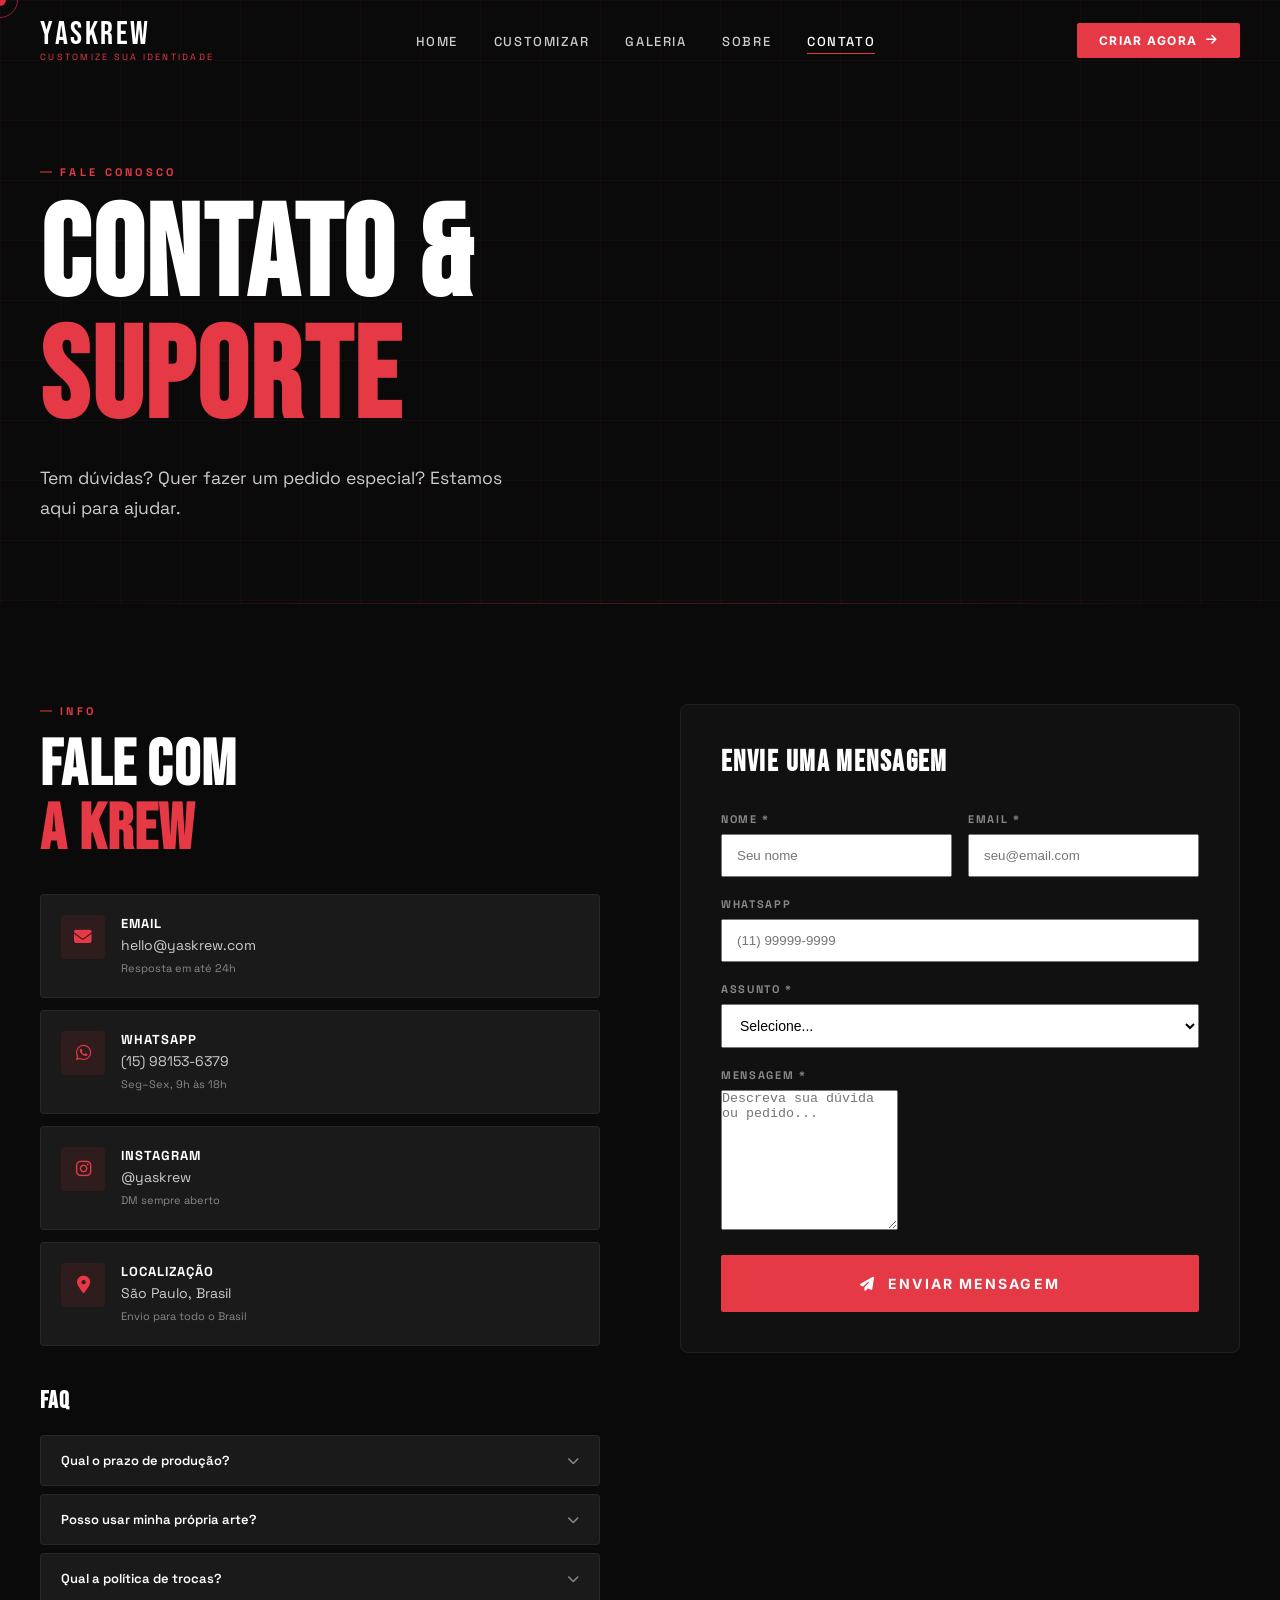
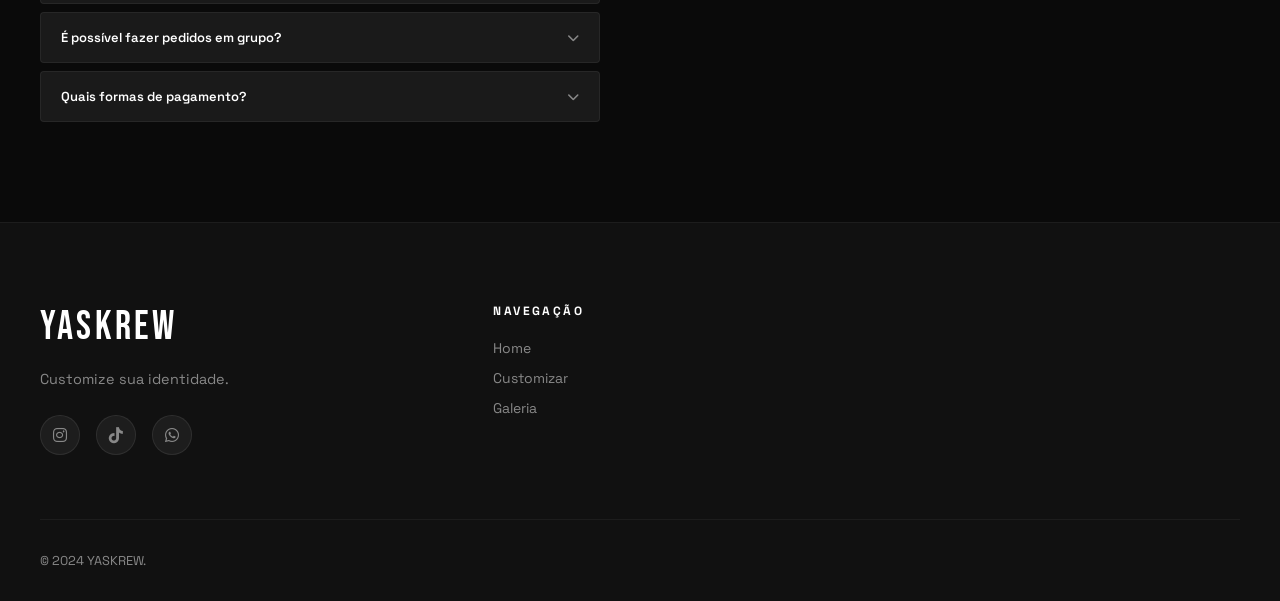
<file: contact.html>
<!DOCTYPE html>
<html lang="pt-BR">
<head>
  <meta charset="UTF-8" />
  <meta name="viewport" content="width=device-width, initial-scale=1.0" />
  <title>YASKREW — Contato</title>
  <link rel="preconnect" href="https://fonts.googleapis.com" />
  <link rel="preconnect" href="https://fonts.gstatic.com" crossorigin />
  <link href="https://fonts.googleapis.com/css2?family=Bebas+Neue&family=Inter:wght@300;400;500;600;700;900&family=Space+Grotesk:wght@300;400;500;600;700&display=swap" rel="stylesheet" />
  <link rel="stylesheet" href="https://cdn.jsdelivr.net/npm/@fortawesome/fontawesome-free@6.4.0/css/all.min.css" />
  <link rel="stylesheet" href="css/style.css" />
  <link rel="stylesheet" href="css/pages.css" />
</head>
<body>

  <div class="cursor" id="cursor"></div>
  <div class="cursor-follower" id="cursorFollower"></div>

  <header class="header scrolled" id="header">
    <nav class="nav container">
      <div class="nav-logo">
        <a href="index.html" class="logo-link">
          <span class="logo-text">YASKREW</span>
          <span class="logo-sub">CUSTOMIZE SUA IDENTIDADE</span>
        </a>
      </div>
      <ul class="nav-links">
        <li><a href="index.html" class="nav-link">Home</a></li>
        <li><a href="customize.html" class="nav-link">Customizar</a></li>
        <li><a href="gallery.html" class="nav-link">Galeria</a></li>
        <li><a href="about.html" class="nav-link">Sobre</a></li>
        <li><a href="contact.html" class="nav-link active">Contato</a></li>
      </ul>
      <div class="nav-actions">
        <button class="btn-cta" onclick="window.location.href='customize.html'">
          <span>CRIAR AGORA</span><i class="fas fa-arrow-right"></i>
        </button>
        <button class="hamburger" id="hamburger"><span></span><span></span><span></span></button>
      </div>
    </nav>
  </header>

  <div class="mobile-menu" id="mobileMenu">
    <ul>
      <li><a href="index.html">Home</a></li>
      <li><a href="customize.html">Customizar</a></li>
      <li><a href="gallery.html">Galeria</a></li>
      <li><a href="about.html">Sobre</a></li>
      <li><a href="contact.html">Contato</a></li>
    </ul>
  </div>

  <main>
    <!-- PAGE HERO -->
    <section class="page-hero">
      <div class="page-hero-bg"></div>
      <div class="container">
        <span class="section-tag">FALE CONOSCO</span>
        <h1 class="page-title">Contato &<br /><em>Suporte</em></h1>
        <p>Tem dúvidas? Quer fazer um pedido especial? Estamos aqui para ajudar.</p>
      </div>
    </section>

    <!-- CONTACT SECTION -->
    <section class="contact-section section">
      <div class="container">
        <div class="contact-inner">

          <!-- CONTACT INFO -->
          <div class="contact-info" data-aos="fade-up">
            <div class="section-tag" style="margin-bottom:16px">INFO</div>
            <h2 class="section-title" style="margin-bottom:32px">Fale com<br /><em>a krew</em></h2>

            <div class="contact-cards">
              <div class="contact-card">
                <div class="contact-icon"><i class="fas fa-envelope"></i></div>
                <div>
                  <h4>Email</h4>
                  <p>hello@yaskrew.com</p>
                  <small>Resposta em até 24h</small>
                </div>
              </div>
              <div class="contact-card">
                <div class="contact-icon"><i class="fab fa-whatsapp"></i></div>
                <div>
                  <h4>WhatsApp</h4>
                  <p>(15) 98153-6379</p>
                  <small>Seg–Sex, 9h às 18h</small>
                </div>
              </div>
              <div class="contact-card">
                <div class="contact-icon"><i class="fab fa-instagram"></i></div>
                <div>
                  <h4>Instagram</h4>
                  <p>@yaskrew</p>
                  <small>DM sempre aberto</small>
                </div>
              </div>
              <div class="contact-card">
                <div class="contact-icon"><i class="fas fa-map-marker-alt"></i></div>
                <div>
                  <h4>Localização</h4>
                  <p>São Paulo, Brasil</p>
                  <small>Envio para todo o Brasil</small>
                </div>
              </div>
            </div>

            <!-- FAQ -->
            <div class="faq-section">
              <h3 style="font-family:var(--font-display);font-size:1.5rem;letter-spacing:0.05em;margin-bottom:20px;color:var(--white)">FAQ</h3>
              <div class="faq-list" id="faqList">
                <div class="faq-item">
                  <button class="faq-q" onclick="toggleFaq(this)">
                    Qual o prazo de produção?
                    <i class="fas fa-chevron-down"></i>
                  </button>
                  <div class="faq-a">Produzimos em até 5 dias úteis após a confirmação do pedido. O prazo de entrega varia por região.</div>
                </div>
                <div class="faq-item">
                  <button class="faq-q" onclick="toggleFaq(this)">
                    Posso usar minha própria arte?
                    <i class="fas fa-chevron-down"></i>
                  </button>
                  <div class="faq-a">Sim! No customizador, você pode fazer upload de imagens PNG, JPG ou SVG de até 5MB para usar como estampa.</div>
                </div>
                <div class="faq-item">
                  <button class="faq-q" onclick="toggleFaq(this)">
                    Qual a política de trocas?
                    <i class="fas fa-chevron-down"></i>
                  </button>
                  <div class="faq-a">Por serem peças personalizadas, não aceitamos trocas por arrependimento. Porém, se houver defeito de fabricação, trocamos sem custo.</div>
                </div>
                <div class="faq-item">
                  <button class="faq-q" onclick="toggleFaq(this)">
                    É possível fazer pedidos em grupo?
                    <i class="fas fa-chevron-down"></i>
                  </button>
                  <div class="faq-a">Claro! Para pedidos acima de 10 peças, entre em contato pelo WhatsApp para condições especiais e desconto de volume.</div>
                </div>
                <div class="faq-item">
                  <button class="faq-q" onclick="toggleFaq(this)">
                    Quais formas de pagamento?
                    <i class="fas fa-chevron-down"></i>
                  </button>
                  <div class="faq-a">Aceitamos Pix, cartão de crédito (até 12x) e boleto bancário.</div>
                </div>
              </div>
            </div>
          </div>

          <!-- CONTACT FORM -->
          <div class="contact-form-wrap" data-aos="fade-up" data-delay="200">
            <div class="form-card">
              <h3>Envie uma mensagem</h3>
              <form id="contactForm" onsubmit="submitContact(event)">
                <div class="form-row">
                  <div class="form-group">
                    <label>Nome *</label>
                    <input type="text" id="contactName" placeholder="Seu nome" required class="tool-input" />
                  </div>
                  <div class="form-group">
                    <label>Email *</label>
                    <input type="email" id="contactEmail" placeholder="seu@email.com" required class="tool-input" />
                  </div>
                </div>
                <div class="form-group">
                  <label>WhatsApp</label>
                  <input type="tel" id="contactPhone" placeholder="(11) 99999-9999" class="tool-input" />
                </div>
                <div class="form-group">
                  <label>Assunto *</label>
                  <select id="contactSubject" class="tool-select" required style="padding:12px 14px;font-size:14px;width:100%;height:auto">
                    <option value="">Selecione...</option>
                    <option>Dúvida sobre pedido</option>
                    <option>Pedido em grupo/corporativo</option>
                    <option>Suporte técnico</option>
                    <option>Parceria</option>
                    <option>Outros</option>
                  </select>
                </div>
                <div class="form-group">
                  <label>Mensagem *</label>
                  <textarea id="contactMessage" placeholder="Descreva sua dúvida ou pedido..." required class="tool-textarea" style="min-height:140px"></textarea>
                </div>
                <button type="submit" class="btn-primary large" style="width:100%;justify-content:center">
                  <i class="fas fa-paper-plane"></i>
                  <span>ENVIAR MENSAGEM</span>
                </button>
                <div id="formSuccess" style="display:none;margin-top:16px;padding:16px;background:rgba(39,201,63,0.1);border:1px solid rgba(39,201,63,0.3);border-radius:6px;color:#27C93F;font-size:13px;text-align:center">
                  <i class="fas fa-check-circle"></i> Mensagem enviada com sucesso! Retornaremos em breve.
                </div>
              </form>
            </div>
          </div>

        </div>
      </div>
    </section>
  </main>

  <footer class="footer">
    <div class="container">
      <div class="footer-top">
        <div class="footer-brand">
          <span class="footer-logo">YASKREW</span>
          <p>Customize sua identidade.</p>
          <div class="social-links">
            <a href="#"><i class="fab fa-instagram"></i></a>
            <a href="#"><i class="fab fa-tiktok"></i></a>
            <a href="#"><i class="fab fa-whatsapp"></i></a>
          </div>
        </div>
        <div class="footer-links">
          <div class="footer-col">
            <h4>Navegação</h4>
            <ul>
              <li><a href="index.html">Home</a></li>
              <li><a href="customize.html">Customizar</a></li>
              <li><a href="gallery.html">Galeria</a></li>
            </ul>
          </div>
        </div>
      </div>
      <div class="footer-bottom">
        <span>© 2024 YASKREW.</span>
      </div>
    </div>
  </footer>

  <script src="js/main.js"></script>
  <script>
    function toggleFaq(btn) {
      const item = btn.parentElement;
      const answer = item.querySelector('.faq-a');
      const icon = btn.querySelector('i');
      const isOpen = item.classList.contains('open');

      document.querySelectorAll('.faq-item.open').forEach(i => {
        i.classList.remove('open');
        i.querySelector('.faq-a').style.maxHeight = '0';
        i.querySelector('i').style.transform = '';
      });

      if (!isOpen) {
        item.classList.add('open');
        answer.style.maxHeight = answer.scrollHeight + 'px';
        icon.style.transform = 'rotate(180deg)';
      }
    }

    async function submitContact(e) {
      e.preventDefault();
      const btn = e.target.querySelector('button[type="submit"]');
      const name = document.getElementById('contactName').value;
      const email = document.getElementById('contactEmail').value;
      const phone = document.getElementById('contactPhone').value;
      const subject = document.getElementById('contactSubject').value;
      const message = document.getElementById('contactMessage').value;

      btn.disabled = true;
      btn.innerHTML = '<i class="fas fa-spinner fa-spin"></i> <span>ENVIANDO...</span>';

      try {
        await fetch('tables/contacts', {
          method: 'POST',
          headers: { 'Content-Type': 'application/json' },
          body: JSON.stringify({ name, email, phone, subject, message, status: 'new' })
        });
      } catch(err) {
        console.log('Contact save attempted:', err.message);
      }

      setTimeout(() => {
        btn.disabled = false;
        btn.innerHTML = '<i class="fas fa-paper-plane"></i> <span>ENVIAR MENSAGEM</span>';
        document.getElementById('formSuccess').style.display = 'block';
        e.target.reset();
        setTimeout(() => {
          document.getElementById('formSuccess').style.display = 'none';
        }, 5000);
      }, 1000);
    }
  </script>
</body>
</html>
</file>
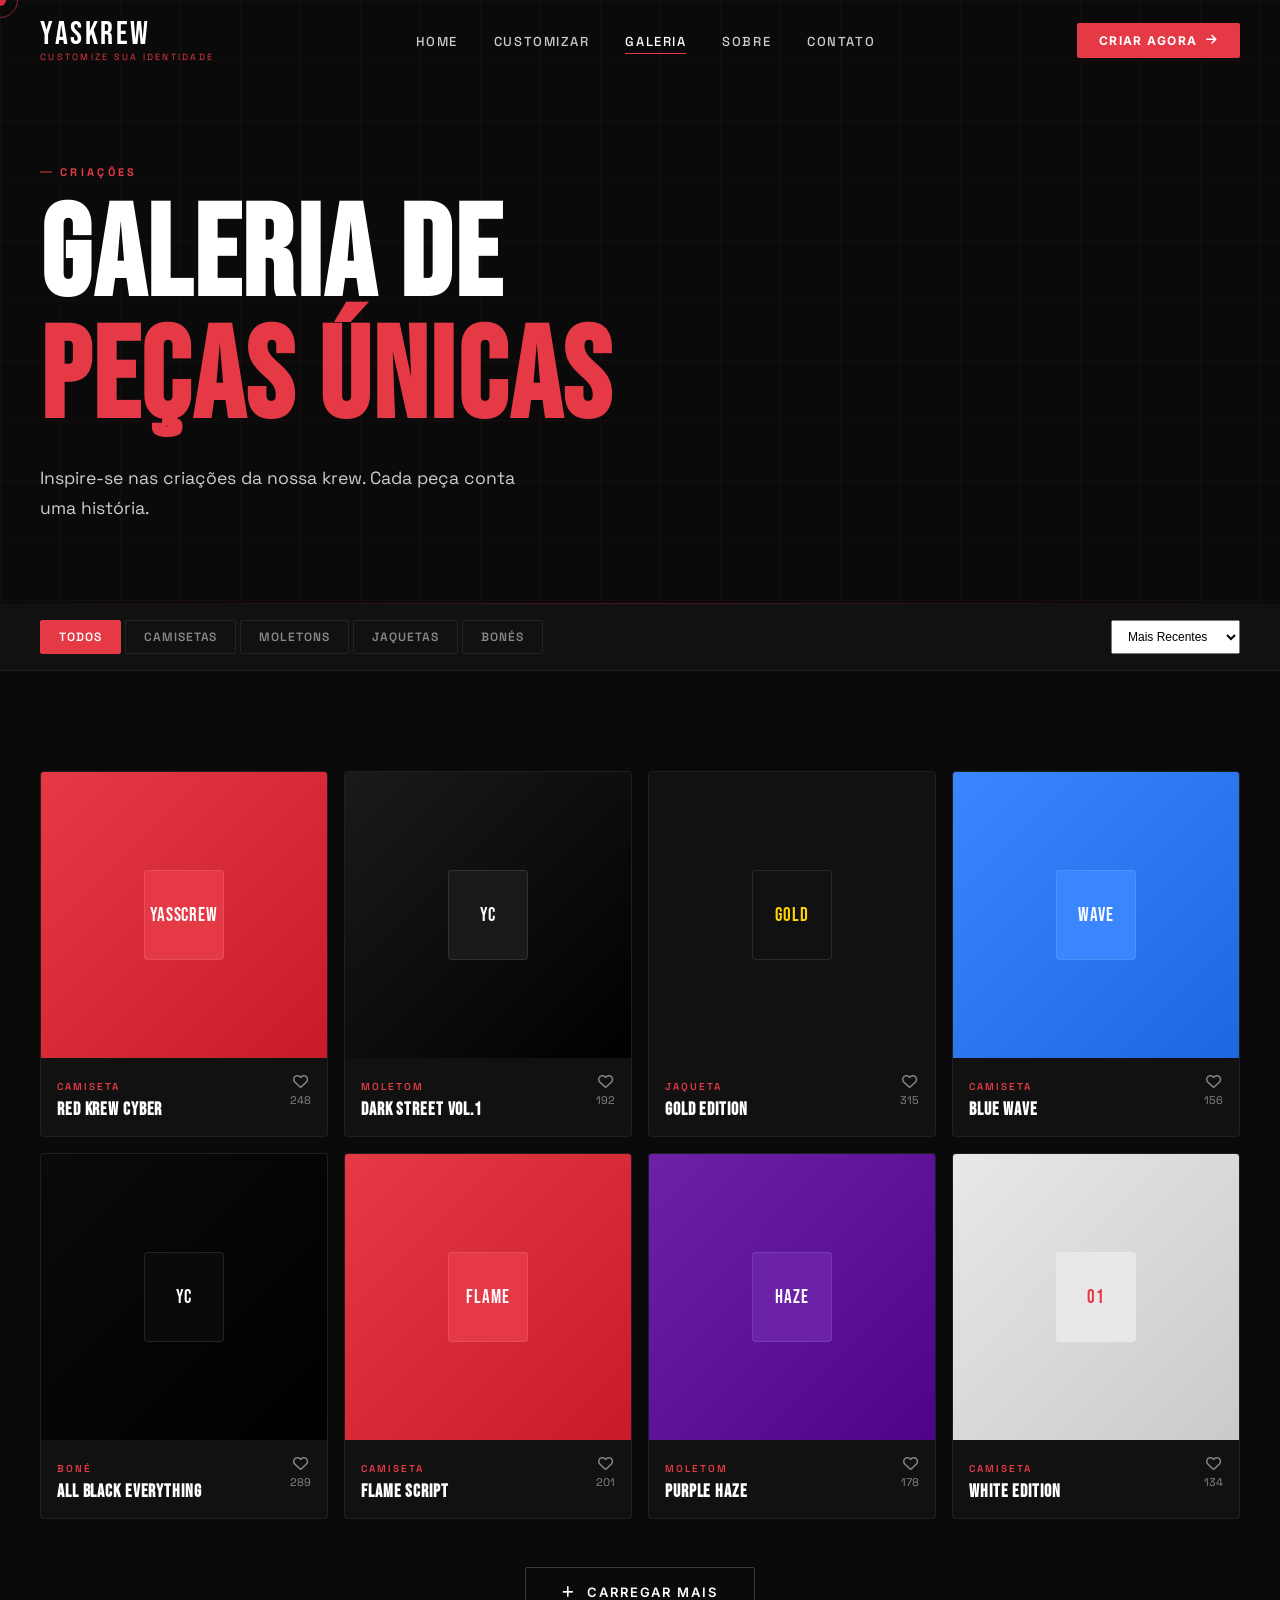
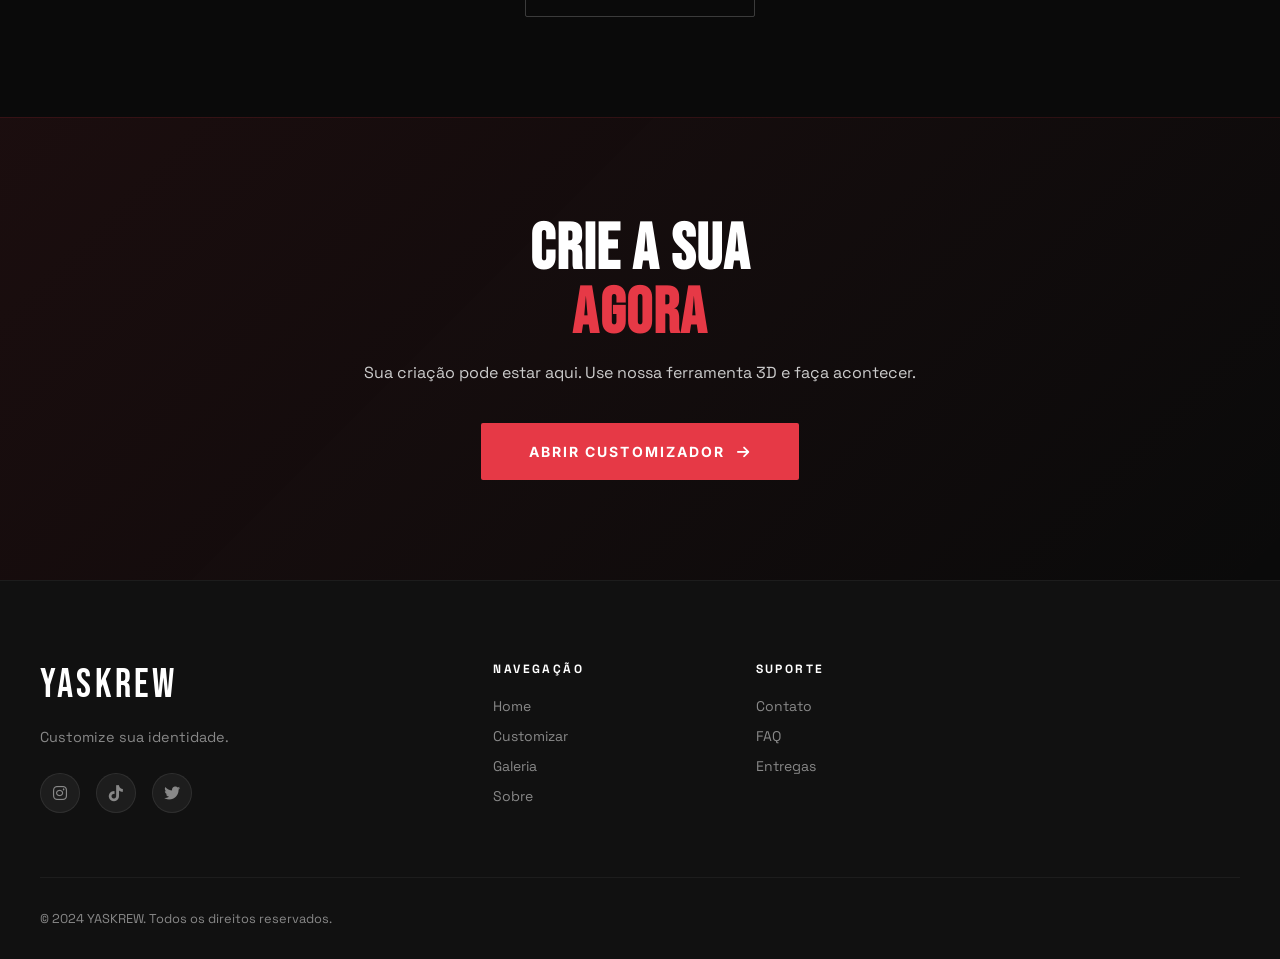
<file: gallery.html>
<!DOCTYPE html>
<html lang="pt-BR">
<head>
  <meta charset="UTF-8" />
  <meta name="viewport" content="width=device-width, initial-scale=1.0" />
  <title>YASKREW — Galeria de Criações</title>
  <link rel="preconnect" href="https://fonts.googleapis.com" />
  <link rel="preconnect" href="https://fonts.gstatic.com" crossorigin />
  <link href="https://fonts.googleapis.com/css2?family=Bebas+Neue&family=Inter:wght@300;400;500;600;700;900&family=Space+Grotesk:wght@300;400;500;600;700&display=swap" rel="stylesheet" />
  <link rel="stylesheet" href="https://cdn.jsdelivr.net/npm/@fortawesome/fontawesome-free@6.4.0/css/all.min.css" />
  <link rel="stylesheet" href="css/style.css" />
  <link rel="stylesheet" href="css/pages.css" />
</head>
<body>

  <div class="cursor" id="cursor"></div>
  <div class="cursor-follower" id="cursorFollower"></div>

  <header class="header scrolled" id="header">
    <nav class="nav container">
      <div class="nav-logo">
        <a href="index.html" class="logo-link">
          <span class="logo-text">YASKREW</span>
          <span class="logo-sub">CUSTOMIZE SUA IDENTIDADE</span>
        </a>
      </div>
      <ul class="nav-links">
        <li><a href="index.html" class="nav-link">Home</a></li>
        <li><a href="customize.html" class="nav-link">Customizar</a></li>
        <li><a href="gallery.html" class="nav-link active">Galeria</a></li>
        <li><a href="about.html" class="nav-link">Sobre</a></li>
        <li><a href="contact.html" class="nav-link">Contato</a></li>
      </ul>
      <div class="nav-actions">
        <button class="btn-cta" onclick="window.location.href='customize.html'">
          <span>CRIAR AGORA</span><i class="fas fa-arrow-right"></i>
        </button>
        <button class="hamburger" id="hamburger"><span></span><span></span><span></span></button>
      </div>
    </nav>
  </header>

  <div class="mobile-menu" id="mobileMenu">
    <ul>
      <li><a href="index.html">Home</a></li>
      <li><a href="customize.html">Customizar</a></li>
      <li><a href="gallery.html">Galeria</a></li>
      <li><a href="about.html">Sobre</a></li>
      <li><a href="contact.html">Contato</a></li>
    </ul>
  </div>

  <main>
    <!-- PAGE HERO -->
    <section class="page-hero">
      <div class="page-hero-bg"></div>
      <div class="container">
        <span class="section-tag">CRIAÇÕES</span>
        <h1 class="page-title">Galeria de<br /><em>Peças Únicas</em></h1>
        <p>Inspire-se nas criações da nossa krew. Cada peça conta uma história.</p>
      </div>
    </section>

    <!-- FILTER BAR -->
    <div class="filter-bar">
      <div class="container">
        <div class="filter-inner">
          <div class="filter-tabs">
            <button class="filter-tab active" onclick="filterGallery('all', this)">Todos</button>
            <button class="filter-tab" onclick="filterGallery('tshirt', this)">Camisetas</button>
            <button class="filter-tab" onclick="filterGallery('hoodie', this)">Moletons</button>
            <button class="filter-tab" onclick="filterGallery('jacket', this)">Jaquetas</button>
            <button class="filter-tab" onclick="filterGallery('cap', this)">Bonés</button>
          </div>
          <div class="filter-sort">
            <select class="tool-select" onchange="sortGallery(this.value)" style="padding:8px 12px;font-size:12px">
              <option value="newest">Mais Recentes</option>
              <option value="popular">Mais Populares</option>
              <option value="color">Por Cor</option>
            </select>
          </div>
        </div>
      </div>
    </div>

    <!-- GALLERY MASONRY -->
    <section class="gallery-full section">
      <div class="container">
        <div class="masonry-grid" id="galleryGrid">
          <!-- Cards generated by JS -->
        </div>
        <div class="load-more-wrap">
          <button class="btn-secondary" id="loadMoreBtn" onclick="loadMoreItems()">
            <i class="fas fa-plus"></i> <span>Carregar Mais</span>
          </button>
        </div>
      </div>
    </section>

    <!-- CTA BANNER -->
    <section class="gallery-cta section">
      <div class="container">
        <div class="gcta-inner">
          <h2 class="section-title">Crie a sua<br /><em>agora</em></h2>
          <p>Sua criação pode estar aqui. Use nossa ferramenta 3D e faça acontecer.</p>
          <a href="customize.html" class="btn-primary large">
            <span>ABRIR CUSTOMIZADOR</span>
            <i class="fas fa-arrow-right"></i>
          </a>
        </div>
      </div>
    </section>
  </main>

  <footer class="footer">
    <div class="container">
      <div class="footer-top">
        <div class="footer-brand">
          <span class="footer-logo">YASKREW</span>
          <p>Customize sua identidade.</p>
          <div class="social-links">
            <a href="#"><i class="fab fa-instagram"></i></a>
            <a href="#"><i class="fab fa-tiktok"></i></a>
            <a href="#"><i class="fab fa-twitter"></i></a>
          </div>
        </div>
        <div class="footer-links">
          <div class="footer-col">
            <h4>Navegação</h4>
            <ul>
              <li><a href="index.html">Home</a></li>
              <li><a href="customize.html">Customizar</a></li>
              <li><a href="gallery.html">Galeria</a></li>
              <li><a href="about.html">Sobre</a></li>
            </ul>
          </div>
          <div class="footer-col">
            <h4>Suporte</h4>
            <ul>
              <li><a href="contact.html">Contato</a></li>
              <li><a href="#">FAQ</a></li>
              <li><a href="#">Entregas</a></li>
            </ul>
          </div>
        </div>
      </div>
      <div class="footer-bottom">
        <span>© 2024 YASKREW. Todos os direitos reservados.</span>
      </div>
    </div>
  </footer>

  <script src="js/main.js"></script>
  <script>
    const galleryItems = [
      { id:1, title:'Red Krew Cyber', type:'tshirt', color:'#E63946', text:'YASSCREW', tag:'Camiseta', likes:248 },
      { id:2, title:'Dark Street Vol.1', type:'hoodie', color:'#1a1a1a', text:'YC', tag:'Moletom', likes:192 },
      { id:3, title:'Gold Edition', type:'jacket', color:'#111', text:'GOLD', textColor:'#FFD700', tag:'Jaqueta', likes:315 },
      { id:4, title:'Blue Wave', type:'tshirt', color:'#3A86FF', text:'WAVE', tag:'Camiseta', likes:156 },
      { id:5, title:'All Black Everything', type:'cap', color:'#0a0a0a', text:'YC', tag:'Boné', likes:289 },
      { id:6, title:'Flame Script', type:'tshirt', color:'#E63946', text:'FLAME', tag:'Camiseta', likes:201 },
      { id:7, title:'Purple Haze', type:'hoodie', color:'#6B21A8', text:'HAZE', tag:'Moletom', likes:178 },
      { id:8, title:'White Edition', type:'tshirt', color:'#e8e8e8', text:'01', textColor:'#E63946', tag:'Camiseta', likes:134 },
      { id:9, title:'Kamo Series', type:'jacket', color:'#2D6A4F', text:'CAMO', textColor:'#FFD700', tag:'Jaqueta', likes:267 },
      { id:10, title:'Blaze Orange', type:'tshirt', color:'#F97316', text:'BLAZE', tag:'Camiseta', likes:143 },
      { id:11, title:'Pink Noise', type:'hoodie', color:'#EC4899', text:'NOISE', textColor:'#fff', tag:'Moletom', likes:221 },
      { id:12, title:'Krew No.7', type:'cap', color:'#E63946', text:'7', tag:'Boné', likes:189 },
    ];

    let visibleCount = 8;
    let activeFilter = 'all';

    function renderGallery(items) {
      const grid = document.getElementById('galleryGrid');
      if (!grid) return;
      grid.innerHTML = '';
      items.forEach((item, i) => {
        const card = document.createElement('div');
        card.className = 'masonry-card';
        card.dataset.type = item.type;
        card.setAttribute('data-aos', 'fade-up');
        card.setAttribute('data-delay', (i % 4) * 100);
        card.innerHTML = `
          <div class="mc-img" style="background: linear-gradient(135deg, ${item.color} 0%, ${darken(item.color, 30)} 100%);">
            <div class="mc-shirt" style="background:${item.color};border:1px solid rgba(255,255,255,0.1)">
              <span style="font-family:'Bebas Neue';color:${item.textColor || '#fff'};font-size:1.2rem;letter-spacing:0.05em">${item.text}</span>
            </div>
            <div class="mc-overlay">
              <a href="customize.html" class="mc-cta">
                <i class="fas fa-pencil-ruler"></i> Criar Similar
              </a>
            </div>
          </div>
          <div class="mc-info">
            <div class="mc-header">
              <div>
                <span class="gallery-tag">${item.tag}</span>
                <h4 class="mc-title">${item.title}</h4>
              </div>
              <button class="mc-like" onclick="likeItem(${item.id}, this)">
                <i class="far fa-heart"></i>
                <span>${item.likes}</span>
              </button>
            </div>
          </div>`;
        grid.appendChild(card);
      });
      // Re-init AOS
      setTimeout(() => {
        document.querySelectorAll('[data-aos]').forEach(el => {
          el.classList.add('visible');
        });
      }, 100);
    }

    function darken(hex, amount) {
      let r = parseInt(hex.slice(1,3),16);
      let g = parseInt(hex.slice(3,5),16);
      let b = parseInt(hex.slice(5,7),16);
      return `rgb(${Math.max(0,r-amount)},${Math.max(0,g-amount)},${Math.max(0,b-amount)})`;
    }

    function filterGallery(type, btn) {
      activeFilter = type;
      document.querySelectorAll('.filter-tab').forEach(t => t.classList.remove('active'));
      if (btn) btn.classList.add('active');
      const filtered = type === 'all' ? galleryItems.slice(0, visibleCount) : galleryItems.filter(i => i.type === type).slice(0, visibleCount);
      renderGallery(filtered);
    }

    function sortGallery(by) {
      let sorted = [...galleryItems];
      if (by === 'popular') sorted.sort((a,b) => b.likes - a.likes);
      renderGallery(sorted.slice(0, visibleCount));
    }

    function loadMoreItems() {
      visibleCount += 4;
      filterGallery(activeFilter, null);
      if (visibleCount >= galleryItems.length) {
        const btn = document.getElementById('loadMoreBtn');
        if (btn) btn.style.display = 'none';
      }
    }

    function likeItem(id, btn) {
      const item = galleryItems.find(i => i.id === id);
      if (!item) return;
      const icon = btn.querySelector('i');
      const count = btn.querySelector('span');
      if (icon.classList.contains('far')) {
        icon.className = 'fas fa-heart';
        icon.style.color = '#E63946';
        item.likes++;
      } else {
        icon.className = 'far fa-heart';
        icon.style.color = '';
        item.likes--;
      }
      if (count) count.textContent = item.likes;
    }

    // Initial render
    renderGallery(galleryItems.slice(0, visibleCount));
  </script>
</body>
</html>
</file>
<file: css/style.css>
/* ========================================
   YASSCREW — Main Stylesheet
   Theme: Red / Black / White — Premium
   ======================================== */

/* ─── RESET & BASE ─────────────────────── */
*, *::before, *::after {
  box-sizing: border-box;
  margin: 0;
  padding: 0;
}

:root {
  --red: #E63946;
  --red-dark: #b52a33;
  --red-light: #ff6b6b;
  --black: #0a0a0a;
  --black-2: #111111;
  --black-3: #1a1a1a;
  --black-4: #222222;
  --white: #ffffff;
  --white-2: #f5f5f5;
  --gray: #888888;
  --gray-light: #cccccc;
  --gold: #FFD700;
  --blue: #3A86FF;

  --font-display: 'Bebas Neue', sans-serif;
  --font-body: 'Space Grotesk', sans-serif;
  --font-ui: 'Inter', sans-serif;

  --nav-h: 80px;
  --transition: 0.3s cubic-bezier(0.4, 0, 0.2, 1);
  --transition-slow: 0.6s cubic-bezier(0.4, 0, 0.2, 1);
  --shadow: 0 4px 24px rgba(230, 57, 70, 0.2);
  --shadow-lg: 0 20px 60px rgba(0, 0, 0, 0.5);
}

html {
  scroll-behavior: smooth;
  font-size: 16px;
}

body {
  background-color: var(--black);
  color: var(--white);
  font-family: var(--font-body);
  overflow-x: hidden;
  cursor: none;
}

body.loading {
  overflow: hidden;
}

a { text-decoration: none; color: inherit; }
ul { list-style: none; }
img { max-width: 100%; display: block; }
button { cursor: none; border: none; background: none; font-family: inherit; }

.container {
  max-width: 1280px;
  margin: 0 auto;
  padding: 0 40px;
}

.section {
  padding: 100px 0;
}

em { font-style: normal; color: var(--red); }

/* ─── CUSTOM CURSOR ─────────────────────── */
.cursor {
  width: 12px;
  height: 12px;
  background: var(--red);
  border-radius: 50%;
  position: fixed;
  top: 0; left: 0;
  pointer-events: none;
  z-index: 9999;
  transform: translate(-50%, -50%);
  transition: width 0.2s, height 0.2s, background 0.2s;
  mix-blend-mode: difference;
}

.cursor-follower {
  width: 36px;
  height: 36px;
  border: 1.5px solid rgba(230, 57, 70, 0.6);
  border-radius: 50%;
  position: fixed;
  top: 0; left: 0;
  pointer-events: none;
  z-index: 9998;
  transform: translate(-50%, -50%);
  transition: all 0.1s linear;
}

.cursor.active { width: 24px; height: 24px; }

/* ─── LOADER ─────────────────────────────── */
.loader {
  position: fixed;
  inset: 0;
  background: var(--black);
  z-index: 9000;
  display: flex;
  align-items: center;
  justify-content: center;
  transition: opacity 0.6s ease, visibility 0.6s ease;
}

.loader.hidden {
  opacity: 0;
  visibility: hidden;
}

.loader-inner {
  text-align: center;
}

.loader-logo {
  font-family: var(--font-display);
  font-size: clamp(3rem, 8vw, 6rem);
  letter-spacing: 0.1em;
  color: var(--white);
  margin-bottom: 32px;
}

.loader-logo span { color: var(--red); }

.loader-bar {
  width: 240px;
  height: 2px;
  background: rgba(255,255,255,0.1);
  border-radius: 2px;
  overflow: hidden;
  margin: 0 auto 16px;
}

.loader-progress {
  height: 100%;
  background: var(--red);
  border-radius: 2px;
  width: 0%;
  transition: width 0.1s linear;
}

.loader-text {
  font-size: 12px;
  letter-spacing: 0.2em;
  color: var(--gray);
  text-transform: uppercase;
}

/* ─── HEADER / NAV ───────────────────────── */
.header {
  position: fixed;
  top: 0; left: 0; right: 0;
  height: var(--nav-h);
  z-index: 100;
  transition: background var(--transition), backdrop-filter var(--transition);
}

.header.scrolled {
  background: rgba(10, 10, 10, 0.92);
  backdrop-filter: blur(16px);
  border-bottom: 1px solid rgba(255,255,255,0.05);
}

.nav {
  height: var(--nav-h);
  display: flex;
  align-items: center;
  justify-content: space-between;
  gap: 32px;
}

.logo-link {
  display: flex;
  flex-direction: column;
  line-height: 1;
}

.logo-text {
  font-family: var(--font-display);
  font-size: 2rem;
  letter-spacing: 0.08em;
  color: var(--white);
  transition: color var(--transition);
}

.logo-text:hover { color: var(--red); }

.logo-sub {
  font-size: 9px;
  letter-spacing: 0.25em;
  color: var(--red);
  text-transform: uppercase;
  margin-top: 2px;
}

.nav-links {
  display: flex;
  align-items: center;
  gap: 36px;
}

.nav-link {
  font-size: 13px;
  font-weight: 500;
  letter-spacing: 0.12em;
  text-transform: uppercase;
  color: var(--gray-light);
  position: relative;
  transition: color var(--transition);
}

.nav-link::after {
  content: '';
  position: absolute;
  bottom: -4px;
  left: 0;
  width: 0;
  height: 1px;
  background: var(--red);
  transition: width var(--transition);
}

.nav-link:hover,
.nav-link.active {
  color: var(--white);
}

.nav-link:hover::after,
.nav-link.active::after {
  width: 100%;
}

.nav-actions {
  display: flex;
  align-items: center;
  gap: 16px;
}

/* ─── BUTTONS ────────────────────────────── */
.btn-cta {
  display: flex;
  align-items: center;
  gap: 8px;
  padding: 10px 22px;
  background: var(--red);
  color: var(--white);
  font-family: var(--font-ui);
  font-size: 12px;
  font-weight: 700;
  letter-spacing: 0.12em;
  text-transform: uppercase;
  border-radius: 2px;
  transition: background var(--transition), transform var(--transition);
  cursor: none;
}

.btn-cta:hover {
  background: var(--red-dark);
  transform: translateY(-1px);
}

.btn-primary {
  display: inline-flex;
  align-items: center;
  gap: 12px;
  padding: 16px 36px;
  background: var(--red);
  color: var(--white);
  font-family: var(--font-ui);
  font-size: 13px;
  font-weight: 700;
  letter-spacing: 0.15em;
  text-transform: uppercase;
  border-radius: 2px;
  transition: all var(--transition);
  position: relative;
  overflow: hidden;
}

.btn-primary::before {
  content: '';
  position: absolute;
  inset: 0;
  background: rgba(255,255,255,0.1);
  transform: translateX(-100%);
  transition: transform var(--transition);
}

.btn-primary:hover::before { transform: translateX(0); }
.btn-primary:hover { transform: translateY(-2px); box-shadow: var(--shadow); }

.btn-primary.large { padding: 20px 48px; font-size: 14px; }
.btn-primary.xlarge { padding: 22px 60px; font-size: 16px; }

.btn-secondary {
  display: inline-flex;
  align-items: center;
  gap: 12px;
  padding: 16px 36px;
  background: transparent;
  color: var(--white);
  font-family: var(--font-ui);
  font-size: 13px;
  font-weight: 600;
  letter-spacing: 0.15em;
  text-transform: uppercase;
  border: 1px solid rgba(255,255,255,0.2);
  border-radius: 2px;
  transition: all var(--transition);
}

.btn-secondary:hover {
  border-color: var(--red);
  color: var(--red);
  transform: translateY(-2px);
}

/* ─── HAMBURGER ──────────────────────────── */
.hamburger {
  display: none;
  flex-direction: column;
  justify-content: space-between;
  width: 28px;
  height: 18px;
  cursor: none;
}

.hamburger span {
  display: block;
  height: 2px;
  background: var(--white);
  border-radius: 2px;
  transition: all var(--transition);
}

.hamburger.active span:nth-child(1) {
  transform: translateY(8px) rotate(45deg);
}

.hamburger.active span:nth-child(2) {
  opacity: 0;
}

.hamburger.active span:nth-child(3) {
  transform: translateY(-8px) rotate(-45deg);
}

/* ─── MOBILE MENU ────────────────────────── */
.mobile-menu {
  position: fixed;
  top: var(--nav-h);
  left: 0; right: 0;
  background: rgba(10,10,10,0.98);
  backdrop-filter: blur(24px);
  padding: 40px;
  z-index: 99;
  transform: translateY(-100%);
  opacity: 0;
  transition: all var(--transition-slow);
  border-bottom: 1px solid rgba(230,57,70,0.2);
}

.mobile-menu.active {
  transform: translateY(0);
  opacity: 1;
}

.mobile-menu ul {
  display: flex;
  flex-direction: column;
  gap: 24px;
}

.mobile-menu a {
  font-family: var(--font-display);
  font-size: 2.5rem;
  letter-spacing: 0.05em;
  color: var(--white);
  transition: color var(--transition);
}

.mobile-menu a:hover { color: var(--red); }

/* ─── HERO ───────────────────────────────── */
.hero {
  min-height: 100vh;
  display: flex;
  align-items: center;
  position: relative;
  overflow: hidden;
  padding-top: var(--nav-h);
}

.hero-bg {
  position: absolute;
  inset: 0;
  z-index: 0;
}

.hero-grid {
  position: absolute;
  inset: 0;
  background-image:
    linear-gradient(rgba(230,57,70,0.06) 1px, transparent 1px),
    linear-gradient(90deg, rgba(230,57,70,0.06) 1px, transparent 1px);
  background-size: 60px 60px;
  animation: gridMove 20s linear infinite;
}

@keyframes gridMove {
  0% { background-position: 0 0; }
  100% { background-position: 60px 60px; }
}

.hero-glow {
  position: absolute;
  top: 20%;
  left: -10%;
  width: 60%;
  height: 60%;
  background: radial-gradient(ellipse, rgba(230,57,70,0.15) 0%, transparent 70%);
  filter: blur(60px);
  animation: glowPulse 4s ease-in-out infinite alternate;
}

@keyframes glowPulse {
  0% { opacity: 0.5; transform: scale(0.95); }
  100% { opacity: 1; transform: scale(1.05); }
}

.hero-particles {
  position: absolute;
  inset: 0;
  overflow: hidden;
}

.particle {
  position: absolute;
  width: 3px;
  height: 3px;
  background: var(--red);
  border-radius: 50%;
  opacity: 0;
  animation: particleFloat linear infinite;
}

@keyframes particleFloat {
  0% { opacity: 0; transform: translateY(0) scale(0); }
  10% { opacity: 1; transform: translateY(-10px) scale(1); }
  90% { opacity: 0.5; }
  100% { opacity: 0; transform: translateY(-100vh) scale(0); }
}

.hero-content {
  position: relative;
  z-index: 2;
  padding: 80px 40px;
  max-width: 900px;
}

.hero-badge {
  display: inline-flex;
  align-items: center;
  gap: 10px;
  padding: 8px 18px;
  background: rgba(230,57,70,0.1);
  border: 1px solid rgba(230,57,70,0.3);
  border-radius: 50px;
  font-size: 11px;
  letter-spacing: 0.2em;
  text-transform: uppercase;
  color: var(--red-light);
  margin-bottom: 32px;
  animation: fadeInDown 0.8s 0.5s both;
}

.badge-dot {
  width: 6px;
  height: 6px;
  background: var(--red);
  border-radius: 50%;
  animation: blink 1.5s infinite;
}

@keyframes blink {
  0%, 100% { opacity: 1; }
  50% { opacity: 0; }
}

.hero-title {
  display: flex;
  flex-direction: column;
  font-family: var(--font-display);
  font-size: clamp(5rem, 12vw, 10rem);
  line-height: 0.9;
  letter-spacing: 0.02em;
  margin-bottom: 32px;
  overflow: hidden;
}

.title-line {
  display: block;
  animation: slideInUp 0.8s cubic-bezier(0.4, 0, 0.2, 1) both;
}

.title-line:nth-child(1) { animation-delay: 0.6s; }
.title-line:nth-child(2) { animation-delay: 0.75s; color: var(--red); }
.title-line:nth-child(3) { animation-delay: 0.9s; }

@keyframes slideInUp {
  from { opacity: 0; transform: translateY(60px); }
  to { opacity: 1; transform: translateY(0); }
}

@keyframes fadeInDown {
  from { opacity: 0; transform: translateY(-20px); }
  to { opacity: 1; transform: translateY(0); }
}

.hero-desc {
  font-size: 1.1rem;
  font-weight: 300;
  color: var(--gray-light);
  max-width: 520px;
  line-height: 1.7;
  margin-bottom: 40px;
  animation: slideInUp 0.8s 1s both;
}

.hero-actions {
  display: flex;
  gap: 16px;
  flex-wrap: wrap;
  margin-bottom: 64px;
  animation: slideInUp 0.8s 1.1s both;
}

.hero-stats {
  display: flex;
  align-items: center;
  gap: 32px;
  animation: slideInUp 0.8s 1.2s both;
}

.stat {
  display: flex;
  flex-direction: column;
}

.stat-num {
  font-family: var(--font-display);
  font-size: 2.5rem;
  line-height: 1;
  color: var(--white);
}

.stat > span:not(.stat-label):not(.stat-num) {
  font-family: var(--font-display);
  font-size: 2.5rem;
  color: var(--red);
  line-height: 1;
}

.stat-label {
  font-size: 11px;
  letter-spacing: 0.1em;
  color: var(--gray);
  text-transform: uppercase;
  margin-top: 4px;
}

.stat-divider {
  width: 1px;
  height: 40px;
  background: rgba(255,255,255,0.1);
}

.hero-scroll {
  position: absolute;
  bottom: 40px;
  right: 40px;
  display: flex;
  flex-direction: column;
  align-items: center;
  gap: 12px;
  z-index: 2;
}

.hero-scroll span {
  font-size: 10px;
  letter-spacing: 0.3em;
  color: var(--gray);
  text-transform: uppercase;
  writing-mode: vertical-lr;
}

.scroll-line {
  width: 1px;
  height: 60px;
  background: linear-gradient(to bottom, var(--red), transparent);
  animation: scrollLine 2s ease-in-out infinite;
}

@keyframes scrollLine {
  0%, 100% { transform: scaleY(0); transform-origin: top; }
  50% { transform: scaleY(1); transform-origin: top; }
}

/* ─── MARQUEE ────────────────────────────── */
.marquee-section {
  overflow: hidden;
  background: var(--red);
  padding: 16px 0;
  position: relative;
  z-index: 2;
}

.marquee-track {
  display: flex;
  overflow: hidden;
}

.marquee-content {
  display: flex;
  align-items: center;
  gap: 0;
  animation: marquee 20s linear infinite;
  white-space: nowrap;
  flex-shrink: 0;
}

.marquee-content span {
  font-family: var(--font-display);
  font-size: 1.2rem;
  letter-spacing: 0.1em;
  padding: 0 24px;
  color: var(--white);
}

.marquee-content .dot {
  color: rgba(255,255,255,0.5);
  padding: 0 8px;
  font-size: 0.8rem;
}

@keyframes marquee {
  0% { transform: translateX(0); }
  100% { transform: translateX(-50%); }
}

/* ─── SECTION HEADERS ────────────────────── */
.section-header {
  display: flex;
  flex-direction: column;
  gap: 16px;
  margin-bottom: 64px;
}

.section-header.center {
  align-items: center;
  text-align: center;
}

.section-header.has-link {
  flex-direction: row;
  align-items: flex-end;
  justify-content: space-between;
}

.section-tag {
  font-size: 11px;
  font-weight: 700;
  letter-spacing: 0.3em;
  text-transform: uppercase;
  color: var(--red);
  position: relative;
  padding-left: 20px;
}

.section-tag::before {
  content: '';
  position: absolute;
  left: 0;
  top: 50%;
  transform: translateY(-50%);
  width: 12px;
  height: 1px;
  background: var(--red);
}

.section-header.center .section-tag::before { display: none; }

.section-title {
  font-family: var(--font-display);
  font-size: clamp(2.5rem, 5vw, 4rem);
  line-height: 1;
  letter-spacing: 0.02em;
  color: var(--white);
}

.see-all-link {
  font-size: 13px;
  font-weight: 600;
  letter-spacing: 0.1em;
  text-transform: uppercase;
  color: var(--red);
  display: flex;
  align-items: center;
  gap: 8px;
  transition: gap var(--transition);
  white-space: nowrap;
  margin-bottom: 4px;
}

.see-all-link:hover { gap: 14px; }

/* ─── FEATURES ───────────────────────────── */
.features {
  background: var(--black-2);
}

.features-grid {
  display: grid;
  grid-template-columns: repeat(4, 1fr);
  gap: 24px;
}

.feature-card {
  padding: 40px 32px;
  background: var(--black-3);
  border: 1px solid rgba(255,255,255,0.06);
  border-radius: 4px;
  position: relative;
  transition: all var(--transition);
  overflow: hidden;
}

.feature-card::before {
  content: '';
  position: absolute;
  bottom: 0; left: 0;
  width: 100%;
  height: 2px;
  background: var(--red);
  transform: scaleX(0);
  transition: transform var(--transition);
  transform-origin: left;
}

.feature-card:hover {
  transform: translateY(-6px);
  border-color: rgba(230,57,70,0.3);
  box-shadow: 0 20px 40px rgba(0,0,0,0.4);
}

.feature-card:hover::before { transform: scaleX(1); }

.feature-card.featured {
  background: linear-gradient(135deg, rgba(230,57,70,0.12) 0%, var(--black-3) 100%);
  border-color: rgba(230,57,70,0.2);
}

.feature-badge {
  position: absolute;
  top: 20px;
  right: 20px;
  padding: 4px 10px;
  background: var(--red);
  color: var(--white);
  font-size: 9px;
  font-weight: 700;
  letter-spacing: 0.2em;
  text-transform: uppercase;
  border-radius: 2px;
}

.feature-icon {
  width: 56px;
  height: 56px;
  background: rgba(230,57,70,0.1);
  border-radius: 4px;
  display: flex;
  align-items: center;
  justify-content: center;
  margin-bottom: 24px;
  transition: background var(--transition);
}

.feature-card:hover .feature-icon {
  background: rgba(230,57,70,0.2);
}

.feature-icon i {
  font-size: 1.4rem;
  color: var(--red);
}

.feature-card h3 {
  font-family: var(--font-display);
  font-size: 1.5rem;
  letter-spacing: 0.03em;
  margin-bottom: 12px;
  color: var(--white);
}

.feature-card p {
  font-size: 0.9rem;
  line-height: 1.7;
  color: var(--gray);
  margin-bottom: 24px;
}

.feature-link {
  font-size: 12px;
  font-weight: 600;
  letter-spacing: 0.1em;
  text-transform: uppercase;
  color: var(--red);
  display: flex;
  align-items: center;
  gap: 8px;
  transition: gap var(--transition);
}

.feature-link:hover { gap: 12px; }

/* ─── CUSTOMIZE CTA SECTION ──────────────── */
.customize-cta {
  background: var(--black);
  position: relative;
  overflow: hidden;
}

.cta-bg {
  position: absolute;
  inset: 0;
  z-index: 0;
}

.cta-grid {
  position: absolute;
  inset: 0;
  background-image:
    linear-gradient(rgba(230,57,70,0.04) 1px, transparent 1px),
    linear-gradient(90deg, rgba(230,57,70,0.04) 1px, transparent 1px);
  background-size: 40px 40px;
}

.cta-inner {
  position: relative;
  z-index: 1;
  display: grid;
  grid-template-columns: 1fr 1fr;
  gap: 80px;
  align-items: center;
}

.cta-title {
  font-family: var(--font-display);
  font-size: clamp(3rem, 5vw, 5rem);
  line-height: 1;
  letter-spacing: 0.02em;
  margin-bottom: 24px;
  color: var(--white);
}

.cta-title .accent-text { color: var(--red); }

.cta-text p {
  font-size: 1rem;
  line-height: 1.8;
  color: var(--gray-light);
  margin-bottom: 32px;
  max-width: 480px;
}

.cta-list {
  margin-bottom: 40px;
}

.cta-list li {
  display: flex;
  align-items: center;
  gap: 12px;
  font-size: 0.95rem;
  color: var(--gray-light);
  padding: 10px 0;
  border-bottom: 1px solid rgba(255,255,255,0.05);
}

.cta-list li:last-child { border-bottom: none; }

.cta-list li i {
  color: var(--red);
  font-size: 1rem;
  flex-shrink: 0;
}

/* ─── 3D VISUAL FRAME ────────────────────── */
.cta-visual {
  display: flex;
  justify-content: center;
  align-items: center;
}

.visual-frame {
  width: 100%;
  max-width: 480px;
}

.visual-screen {
  background: var(--black-2);
  border: 1px solid rgba(255,255,255,0.1);
  border-radius: 12px;
  overflow: hidden;
  box-shadow: 0 40px 80px rgba(0,0,0,0.6), 0 0 0 1px rgba(230,57,70,0.1);
}

.vs-header {
  display: flex;
  align-items: center;
  gap: 8px;
  padding: 12px 20px;
  background: rgba(255,255,255,0.03);
  border-bottom: 1px solid rgba(255,255,255,0.06);
}

.vs-dot {
  width: 10px;
  height: 10px;
  border-radius: 50%;
}

.vs-dot.red { background: #FF5F56; }
.vs-dot.yellow { background: #FFBD2E; }
.vs-dot.green { background: #27C93F; }

.vs-label {
  font-size: 11px;
  color: var(--gray);
  letter-spacing: 0.1em;
  margin-left: auto;
}

.vs-body {
  padding: 32px;
  display: flex;
  flex-direction: column;
  align-items: center;
  gap: 24px;
  min-height: 320px;
}

.vs-3d-preview {
  display: flex;
  flex-direction: column;
  align-items: center;
  gap: 20px;
  width: 100%;
}

/* ─── T-SHIRT 3D PREVIEW ─────────────────── */
.tshirt-3d {
  perspective: 800px;
  animation: float3d 4s ease-in-out infinite;
}

@keyframes float3d {
  0%, 100% { transform: translateY(0); }
  50% { transform: translateY(-10px); }
}

.tshirt-body {
  position: relative;
  width: 140px;
  height: 140px;
  transition: transform 0.5s ease;
}

.tshirt-main {
  position: absolute;
  left: 50%;
  top: 50%;
  transform: translate(-50%, -50%);
  width: 90px;
  height: 100px;
  background: var(--black-3);
  border-radius: 4px 4px 8px 8px;
  display: flex;
  align-items: center;
  justify-content: center;
  transition: background 0.3s;
  border: 1px solid rgba(255,255,255,0.05);
  z-index: 2;
}

.tshirt-sleeve {
  position: absolute;
  width: 36px;
  height: 52px;
  top: 20px;
  background: var(--black-3);
  border-radius: 4px;
  transition: background 0.3s;
  z-index: 1;
  border: 1px solid rgba(255,255,255,0.05);
}

.tshirt-sleeve.left {
  left: 4px;
  transform: rotate(-15deg);
  transform-origin: top right;
}

.tshirt-sleeve.right {
  right: 4px;
  transform: rotate(15deg);
  transform-origin: top left;
}

.tshirt-neck {
  position: absolute;
  top: 10px;
  left: 50%;
  transform: translateX(-50%);
  width: 32px;
  height: 16px;
  background: var(--black-2);
  border-radius: 50%;
  z-index: 3;
}

.tshirt-design {
  display: flex;
  align-items: center;
  justify-content: center;
}

.preview-logo {
  font-family: var(--font-display);
  font-size: 1.8rem;
  color: var(--red);
  letter-spacing: 0.05em;
}

.vs-controls {
  display: flex;
  gap: 12px;
  align-items: center;
}

.vs-btn {
  padding: 8px 16px;
  background: rgba(255,255,255,0.06);
  border: 1px solid rgba(255,255,255,0.1);
  color: var(--white);
  font-size: 12px;
  border-radius: 4px;
  cursor: none;
  transition: all var(--transition);
}

.vs-btn:hover,
.vs-btn.active {
  background: var(--red);
  border-color: var(--red);
}

.vs-palette {
  display: flex;
  gap: 10px;
}

.vs-palette-item {
  width: 28px;
  height: 28px;
  border-radius: 50%;
  cursor: none;
  transition: transform var(--transition), box-shadow var(--transition);
  border: 2px solid transparent;
}

.vs-palette-item:hover {
  transform: scale(1.2);
  box-shadow: 0 0 0 2px rgba(255,255,255,0.3);
}

/* ─── GALLERY PREVIEW ────────────────────── */
.gallery-preview {
  background: var(--black-2);
}

.gallery-grid {
  display: grid;
  grid-template-columns: 2fr 1fr 1fr;
  grid-template-rows: auto;
  gap: 16px;
}

.gallery-item {
  border-radius: 4px;
  overflow: hidden;
  position: relative;
  cursor: none;
  transition: transform var(--transition);
}

.gallery-item:hover { transform: scale(1.02); }

.gallery-item.large {
  grid-row: span 2;
}

.gallery-img {
  width: 100%;
  aspect-ratio: 1;
  display: flex;
  align-items: center;
  justify-content: center;
  position: relative;
  overflow: hidden;
}

.gallery-item.large .gallery-img {
  aspect-ratio: auto;
  height: 100%;
  min-height: 320px;
}

/* Gallery T-Shirt Preview */
.gallery-tshirt {
  display: flex;
  align-items: center;
  justify-content: center;
}

.gt-body {
  width: 80px;
  height: 90px;
  border-radius: 4px;
  display: flex;
  align-items: center;
  justify-content: center;
  position: relative;
}

.gt-body.red { background: rgba(255,255,255,0.15); }
.gt-body.dark { background: rgba(230,57,70,0.2); }
.gt-body.gold { background: rgba(0,0,0,0.2); }
.gt-body.blue { background: rgba(255,255,255,0.15); }

.gt-text {
  font-family: var(--font-display);
  font-size: 1rem;
  color: var(--white);
  letter-spacing: 0.1em;
}

.gallery-info {
  padding: 16px;
  background: var(--black-3);
}

.gallery-tag {
  font-size: 10px;
  letter-spacing: 0.2em;
  text-transform: uppercase;
  color: var(--red);
  font-weight: 600;
}

.gallery-info h4 {
  font-family: var(--font-display);
  font-size: 1.2rem;
  letter-spacing: 0.05em;
  margin-top: 4px;
  color: var(--white);
}

/* ─── PROCESS ────────────────────────────── */
.process {
  background: var(--black);
}

.process-steps {
  display: flex;
  align-items: flex-start;
  gap: 0;
  position: relative;
}

.process-step {
  flex: 1;
  padding: 40px 32px;
  text-align: center;
  position: relative;
  background: var(--black-3);
  border: 1px solid rgba(255,255,255,0.06);
  border-radius: 4px;
  transition: all var(--transition);
}

.process-step:hover {
  border-color: rgba(230,57,70,0.3);
  transform: translateY(-4px);
}

.process-arrow {
  display: flex;
  align-items: center;
  justify-content: center;
  padding: 0 8px;
  margin-top: 60px;
  color: rgba(230,57,70,0.4);
  font-size: 1.2rem;
  flex-shrink: 0;
}

.step-number {
  position: absolute;
  top: 16px;
  right: 16px;
  font-family: var(--font-display);
  font-size: 3rem;
  color: rgba(230,57,70,0.08);
  line-height: 1;
  letter-spacing: 0.05em;
}

.step-icon {
  width: 64px;
  height: 64px;
  background: rgba(230,57,70,0.1);
  border-radius: 50%;
  display: flex;
  align-items: center;
  justify-content: center;
  margin: 0 auto 20px;
  transition: background var(--transition);
}

.process-step:hover .step-icon { background: rgba(230,57,70,0.2); }

.step-icon i {
  font-size: 1.4rem;
  color: var(--red);
}

.process-step h3 {
  font-family: var(--font-display);
  font-size: 1.4rem;
  letter-spacing: 0.03em;
  margin-bottom: 12px;
  color: var(--white);
}

.process-step p {
  font-size: 0.875rem;
  line-height: 1.7;
  color: var(--gray);
}

/* ─── TESTIMONIALS ───────────────────────── */
.testimonials {
  background: var(--black-2);
}

.testimonials-slider {
  position: relative;
  min-height: 240px;
}

.testimonial-card {
  display: none;
  padding: 48px;
  background: var(--black-3);
  border: 1px solid rgba(255,255,255,0.06);
  border-radius: 4px;
  max-width: 760px;
  margin: 0 auto;
  position: relative;
  transition: all var(--transition);
  animation: fadeIn 0.5s ease;
}

.testimonial-card.active { display: block; }

@keyframes fadeIn {
  from { opacity: 0; transform: translateY(20px); }
  to { opacity: 1; transform: translateY(0); }
}

.testimonial-quote {
  font-size: 2rem;
  color: var(--red);
  opacity: 0.3;
  margin-bottom: 20px;
}

.testimonial-card > p {
  font-size: 1.05rem;
  line-height: 1.8;
  color: var(--gray-light);
  margin-bottom: 32px;
  font-style: italic;
}

.testimonial-author {
  display: flex;
  align-items: center;
  gap: 16px;
}

.author-avatar {
  width: 48px;
  height: 48px;
  border-radius: 50%;
  display: flex;
  align-items: center;
  justify-content: center;
  font-family: var(--font-display);
  font-size: 1.1rem;
  color: var(--white);
  flex-shrink: 0;
}

.author-info {
  flex: 1;
}

.author-info strong {
  display: block;
  font-weight: 600;
  font-size: 1rem;
}

.author-info span {
  font-size: 0.85rem;
  color: var(--gray);
}

.testimonial-stars {
  color: var(--gold);
  font-size: 0.85rem;
  display: flex;
  gap: 2px;
}

.testimonial-dots {
  display: flex;
  justify-content: center;
  gap: 10px;
  margin-top: 32px;
}

.testimonial-dots .dot {
  width: 8px;
  height: 8px;
  border-radius: 50%;
  background: rgba(255,255,255,0.2);
  transition: all var(--transition);
  cursor: none;
}

.testimonial-dots .dot.active {
  background: var(--red);
  width: 24px;
  border-radius: 4px;
}

/* ─── FINAL CTA ──────────────────────────── */
.final-cta {
  background: var(--black);
  position: relative;
  overflow: hidden;
}

.fct-bg {
  position: absolute;
  inset: 0;
}

.fct-glow {
  position: absolute;
  top: 50%;
  left: 50%;
  transform: translate(-50%, -50%);
  width: 600px;
  height: 600px;
  background: radial-gradient(ellipse, rgba(230,57,70,0.12) 0%, transparent 70%);
  filter: blur(80px);
}

.fct-inner {
  position: relative;
  z-index: 1;
  text-align: center;
  max-width: 680px;
  margin: 0 auto;
  padding: 0 40px;
}

.fct-title {
  font-family: var(--font-display);
  font-size: clamp(4rem, 8vw, 7rem);
  line-height: 1;
  letter-spacing: 0.02em;
  margin-bottom: 20px;
  color: var(--white);
}

.final-cta .section-tag {
  padding-left: 0;
  margin-bottom: 20px;
  display: block;
}

.final-cta .section-tag::before { display: none; }

.fct-inner > p {
  font-size: 1.1rem;
  color: var(--gray);
  margin-bottom: 48px;
}

/* ─── FOOTER ─────────────────────────────── */
.footer {
  background: var(--black-2);
  padding: 80px 0 32px;
  border-top: 1px solid rgba(255,255,255,0.05);
}

.footer-top {
  display: grid;
  grid-template-columns: 1fr 2fr;
  gap: 80px;
  margin-bottom: 64px;
}

.footer-logo {
  font-family: var(--font-display);
  font-size: 2.5rem;
  letter-spacing: 0.08em;
  display: block;
  margin-bottom: 16px;
}

.footer-brand p {
  font-size: 0.9rem;
  color: var(--gray);
  line-height: 1.7;
  max-width: 300px;
  margin-bottom: 24px;
}

.social-links {
  display: flex;
  gap: 16px;
}

.social-links a {
  width: 40px;
  height: 40px;
  background: rgba(255,255,255,0.05);
  border: 1px solid rgba(255,255,255,0.08);
  border-radius: 50%;
  display: flex;
  align-items: center;
  justify-content: center;
  color: var(--gray);
  font-size: 1rem;
  transition: all var(--transition);
}

.social-links a:hover {
  background: var(--red);
  border-color: var(--red);
  color: var(--white);
  transform: translateY(-2px);
}

.footer-links {
  display: grid;
  grid-template-columns: repeat(3, 1fr);
  gap: 40px;
}

.footer-col h4 {
  font-size: 12px;
  font-weight: 700;
  letter-spacing: 0.2em;
  text-transform: uppercase;
  color: var(--white);
  margin-bottom: 20px;
}

.footer-col ul {
  display: flex;
  flex-direction: column;
  gap: 12px;
}

.footer-col li,
.footer-col a {
  font-size: 0.875rem;
  color: var(--gray);
  transition: color var(--transition);
  display: flex;
  align-items: center;
  gap: 8px;
}

.footer-col a:hover { color: var(--red); }

.footer-col li i {
  color: var(--red);
  font-size: 0.85rem;
  width: 16px;
}

.footer-bottom {
  padding-top: 32px;
  border-top: 1px solid rgba(255,255,255,0.05);
  display: flex;
  justify-content: space-between;
  align-items: center;
  flex-wrap: wrap;
  gap: 16px;
}

.footer-bottom span {
  font-size: 0.8rem;
  color: var(--gray);
}

/* ─── ANIMATIONS (AOS-like) ──────────────── */
[data-aos] {
  opacity: 0;
  transform: translateY(30px);
  transition: opacity 0.7s ease, transform 0.7s ease;
}

[data-aos].visible {
  opacity: 1;
  transform: translateY(0);
}

[data-delay="100"] { transition-delay: 0.1s; }
[data-delay="200"] { transition-delay: 0.2s; }
[data-delay="300"] { transition-delay: 0.3s; }

/* ─── RESPONSIVE ─────────────────────────── */
@media (max-width: 1024px) {
  .features-grid { grid-template-columns: repeat(2, 1fr); }
  .cta-inner { grid-template-columns: 1fr; gap: 60px; }
  .gallery-grid { grid-template-columns: 1fr 1fr; }
  .gallery-item.large { grid-row: span 1; }
  .gallery-item.large .gallery-img { min-height: auto; }
  .process-steps { flex-wrap: wrap; }
  .process-arrow { display: none; }
  .process-step { flex-basis: calc(50% - 8px); }
  .footer-top { grid-template-columns: 1fr; gap: 40px; }
}

@media (max-width: 768px) {
  .container { padding: 0 24px; }
  .section { padding: 60px 0; }
  .nav-links { display: none; }
  .hamburger { display: flex; }
  .btn-cta { display: none; }
  .features-grid { grid-template-columns: 1fr; }
  .gallery-grid { grid-template-columns: 1fr; }
  .gallery-item.large .gallery-img { min-height: 240px; }
  .hero-stats { flex-direction: column; gap: 16px; }
  .stat-divider { display: none; }
  .hero-actions { flex-direction: column; }
  .process-step { flex-basis: 100%; }
  .footer-links { grid-template-columns: 1fr 1fr; }
  .hero-scroll { display: none; }
  .testimonial-card { padding: 32px 24px; }
  .cta-visual { display: none; }
  .footer-bottom { flex-direction: column; text-align: center; }
}

@media (max-width: 480px) {
  .logo-text { font-size: 1.5rem; }
  .footer-links { grid-template-columns: 1fr; }
  .section-header.has-link { flex-direction: column; align-items: flex-start; }
}

/* ─── SCROLLBAR ──────────────────────────── */
::-webkit-scrollbar { width: 6px; }
::-webkit-scrollbar-track { background: var(--black); }
::-webkit-scrollbar-thumb { background: var(--red); border-radius: 3px; }
::-webkit-scrollbar-thumb:hover { background: var(--red-dark); }

/* REMOVE CURSOR NO MOBILE */
@media (max-width: 768px) {
  #cursor,
  #cursorFollower {
    display: none !important;
  }

  body {
    cursor: auto !important;
  }
}
</file>
<file: css/pages.css>
/* ========================================
   YASSCREW — Pages Stylesheet
   Shared styles for gallery, about, contact
   ======================================== */

/* ─── PAGE HERO ──────────────────────────── */
.page-hero {
  padding: calc(var(--nav-h) + 80px) 0 80px;
  position: relative;
  overflow: hidden;
  background: var(--black);
}

.page-hero-bg {
  position: absolute;
  inset: 0;
  background-image:
    linear-gradient(rgba(230,57,70,0.06) 1px, transparent 1px),
    linear-gradient(90deg, rgba(230,57,70,0.06) 1px, transparent 1px);
  background-size: 60px 60px;
}

.page-hero::after {
  content: '';
  position: absolute;
  bottom: 0;
  left: 0;
  right: 0;
  height: 1px;
  background: linear-gradient(90deg, transparent, rgba(230,57,70,0.3), transparent);
}

.page-hero .container {
  position: relative;
  z-index: 1;
}

.page-title {
  font-family: var(--font-display);
  font-size: clamp(4rem, 10vw, 8rem);
  line-height: 0.95;
  letter-spacing: 0.02em;
  color: var(--white);
  margin: 16px 0 24px;
}

.page-hero > .container > p {
  font-size: 1.1rem;
  color: var(--gray-light);
  max-width: 500px;
  line-height: 1.7;
}

/* ─── FILTER BAR ─────────────────────────── */
.filter-bar {
  background: var(--black-2);
  border-bottom: 1px solid rgba(255,255,255,0.06);
  padding: 16px 0;
  position: sticky;
  top: var(--nav-h);
  z-index: 40;
}

.filter-inner {
  display: flex;
  align-items: center;
  justify-content: space-between;
  gap: 16px;
  flex-wrap: wrap;
}

.filter-tabs {
  display: flex;
  gap: 4px;
}

.filter-tab {
  padding: 8px 18px;
  background: transparent;
  border: 1px solid rgba(255,255,255,0.08);
  border-radius: 2px;
  color: var(--gray);
  font-size: 12px;
  font-weight: 600;
  letter-spacing: 0.08em;
  text-transform: uppercase;
  cursor: none;
  transition: all var(--transition);
}

.filter-tab:hover { color: var(--white); border-color: rgba(255,255,255,0.2); }
.filter-tab.active { background: var(--red); border-color: var(--red); color: var(--white); }

/* ─── GALLERY MASONRY ────────────────────── */
.masonry-grid {
  display: grid;
  grid-template-columns: repeat(4, 1fr);
  gap: 16px;
  margin-bottom: 48px;
}

.masonry-card {
  background: var(--black-2);
  border: 1px solid rgba(255,255,255,0.06);
  border-radius: 4px;
  overflow: hidden;
  transition: transform var(--transition), border-color var(--transition);
}

.masonry-card:hover {
  transform: translateY(-4px);
  border-color: rgba(230,57,70,0.3);
}

.mc-img {
  position: relative;
  aspect-ratio: 1;
  display: flex;
  align-items: center;
  justify-content: center;
  overflow: hidden;
}

.mc-shirt {
  width: 80px;
  height: 90px;
  border-radius: 4px;
  display: flex;
  align-items: center;
  justify-content: center;
  transition: transform 0.4s ease;
}

.masonry-card:hover .mc-shirt { transform: scale(1.1) rotate(-3deg); }

.mc-overlay {
  position: absolute;
  inset: 0;
  background: rgba(0,0,0,0.7);
  display: flex;
  align-items: center;
  justify-content: center;
  opacity: 0;
  transition: opacity var(--transition);
  backdrop-filter: blur(4px);
}

.masonry-card:hover .mc-overlay { opacity: 1; }

.mc-cta {
  display: flex;
  align-items: center;
  gap: 8px;
  padding: 12px 24px;
  background: var(--red);
  color: var(--white);
  font-size: 12px;
  font-weight: 700;
  letter-spacing: 0.1em;
  text-transform: uppercase;
  border-radius: 2px;
  transition: background var(--transition);
}

.mc-cta:hover { background: var(--red-dark); }

.mc-info {
  padding: 16px;
}

.mc-header {
  display: flex;
  justify-content: space-between;
  align-items: flex-start;
  gap: 12px;
}

.mc-title {
  font-family: var(--font-display);
  font-size: 1.1rem;
  letter-spacing: 0.05em;
  margin-top: 4px;
  color: var(--white);
}

.mc-like {
  display: flex;
  flex-direction: column;
  align-items: center;
  gap: 4px;
  color: var(--gray);
  font-size: 11px;
  cursor: none;
  transition: color var(--transition);
  flex-shrink: 0;
}

.mc-like:hover { color: var(--red); }
.mc-like i { font-size: 0.95rem; transition: color var(--transition); }

.load-more-wrap {
  text-align: center;
}

/* ─── GALLERY CTA ────────────────────────── */
.gallery-cta {
  background: linear-gradient(135deg, rgba(230,57,70,0.08) 0%, transparent 100%);
  border-top: 1px solid rgba(230,57,70,0.15);
}

.gcta-inner {
  text-align: center;
  max-width: 560px;
  margin: 0 auto;
}

.gcta-inner > p {
  font-size: 1rem;
  color: var(--gray-light);
  margin: 16px 0 40px;
}

/* ─── ABOUT MANIFESTO ────────────────────── */
.manifesto-inner {
  display: grid;
  grid-template-columns: 1fr 1fr;
  gap: 80px;
  align-items: center;
}

.manifesto-text p {
  font-size: 1rem;
  line-height: 1.8;
  color: var(--gray-light);
  margin-top: 16px;
}

.manifesto-text .section-title { margin-bottom: 24px; }

.manifesto-visual {
  display: flex;
  justify-content: center;
}

.manifesto-card {
  width: 300px;
  height: 300px;
  background: var(--black-3);
  border: 1px solid rgba(230,57,70,0.2);
  border-radius: 8px;
  display: flex;
  flex-direction: column;
  align-items: center;
  justify-content: center;
  gap: 8px;
  position: relative;
  overflow: hidden;
  box-shadow: 0 40px 80px rgba(0,0,0,0.5), 0 0 80px rgba(230,57,70,0.1);
}

.manifesto-logo {
  font-family: var(--font-display);
  font-size: 2.5rem;
  letter-spacing: 0.05em;
  color: var(--white);
}

.manifesto-tagline {
  font-size: 10px;
  letter-spacing: 0.25em;
  text-transform: uppercase;
  color: var(--red);
}

.manifesto-year {
  font-size: 12px;
  letter-spacing: 0.2em;
  color: var(--gray);
  margin-top: 8px;
}

.manifesto-deco {
  position: absolute;
  bottom: -40px;
  right: -40px;
  width: 120px;
  height: 120px;
  background: rgba(230,57,70,0.08);
  border-radius: 50%;
}

/* ─── VALUES ─────────────────────────────── */
.values-grid {
  display: grid;
  grid-template-columns: repeat(4, 1fr);
  gap: 24px;
}

.value-card {
  padding: 40px 28px;
  background: var(--black-3);
  border: 1px solid rgba(255,255,255,0.06);
  border-radius: 4px;
  position: relative;
  transition: all var(--transition);
}

.value-card:hover {
  transform: translateY(-6px);
  border-color: rgba(230,57,70,0.3);
}

.value-num {
  position: absolute;
  top: 20px;
  right: 20px;
  font-family: var(--font-display);
  font-size: 3rem;
  color: rgba(230,57,70,0.06);
  line-height: 1;
}

.value-card > i {
  font-size: 1.5rem;
  color: var(--red);
  margin-bottom: 20px;
  display: block;
}

.value-card h3 {
  font-family: var(--font-display);
  font-size: 1.4rem;
  letter-spacing: 0.03em;
  margin-bottom: 12px;
}

.value-card p {
  font-size: 0.875rem;
  line-height: 1.7;
  color: var(--gray);
}

/* ─── NUMBERS ────────────────────────────── */
.numbers-grid {
  display: grid;
  grid-template-columns: repeat(4, 1fr);
  gap: 2px;
  background: rgba(255,255,255,0.04);
  border-radius: 4px;
  overflow: hidden;
}

.number-item {
  padding: 60px 32px;
  background: var(--black);
  text-align: center;
}

.number-val {
  font-family: var(--font-display);
  font-size: 4rem;
  color: var(--white);
  line-height: 1;
}

.number-suf {
  font-family: var(--font-display);
  font-size: 2.5rem;
  color: var(--red);
  vertical-align: top;
}

.number-item p {
  font-size: 12px;
  letter-spacing: 0.15em;
  text-transform: uppercase;
  color: var(--gray);
  margin-top: 12px;
}

/* ─── TECH BADGES ────────────────────────── */
.tech-badges {
  display: grid;
  grid-template-columns: 1fr 1fr;
  gap: 16px;
  justify-content: center;
}

.tech-badge {
  display: flex;
  flex-direction: column;
  align-items: center;
  gap: 10px;
  padding: 28px 20px;
  background: var(--black-3);
  border: 1px solid rgba(255,255,255,0.06);
  border-radius: 8px;
  text-align: center;
  transition: all var(--transition);
}

.tech-badge:hover {
  border-color: rgba(230,57,70,0.3);
  transform: translateY(-4px);
}

.tech-badge.featured {
  grid-column: span 2;
  background: rgba(230,57,70,0.08);
  border-color: rgba(230,57,70,0.2);
}

.tech-badge i {
  font-size: 1.8rem;
  color: var(--red);
}

.tech-badge span {
  font-size: 12px;
  font-weight: 700;
  letter-spacing: 0.1em;
  text-transform: uppercase;
  color: var(--gray-light);
}

/* ─── CONTACT SECTION ────────────────────── */
.contact-inner {
  display: grid;
  grid-template-columns: 1fr 1fr;
  gap: 80px;
  align-items: flex-start;
}

.contact-cards {
  display: flex;
  flex-direction: column;
  gap: 12px;
  margin-bottom: 40px;
}

.contact-card {
  display: flex;
  align-items: flex-start;
  gap: 16px;
  padding: 20px;
  background: var(--black-3);
  border: 1px solid rgba(255,255,255,0.06);
  border-radius: 4px;
  transition: all var(--transition);
}

.contact-card:hover {
  border-color: rgba(230,57,70,0.3);
  transform: translateX(4px);
}

.contact-icon {
  width: 44px;
  height: 44px;
  background: rgba(230,57,70,0.1);
  border-radius: 4px;
  display: flex;
  align-items: center;
  justify-content: center;
  color: var(--red);
  font-size: 1.1rem;
  flex-shrink: 0;
}

.contact-card h4 {
  font-size: 13px;
  font-weight: 700;
  letter-spacing: 0.08em;
  text-transform: uppercase;
  color: var(--white);
  margin-bottom: 4px;
}

.contact-card p {
  font-size: 14px;
  color: var(--gray-light);
  margin-bottom: 2px;
}

.contact-card small {
  font-size: 11px;
  color: var(--gray);
}

/* ─── FAQ ────────────────────────────────── */
.faq-list {
  display: flex;
  flex-direction: column;
  gap: 8px;
}

.faq-item {
  background: var(--black-3);
  border: 1px solid rgba(255,255,255,0.06);
  border-radius: 4px;
  overflow: hidden;
  transition: border-color var(--transition);
}

.faq-item.open {
  border-color: rgba(230,57,70,0.2);
}

.faq-q {
  width: 100%;
  display: flex;
  justify-content: space-between;
  align-items: center;
  gap: 16px;
  padding: 16px 20px;
  font-size: 13px;
  font-weight: 600;
  color: var(--white);
  text-align: left;
  cursor: none;
  transition: color var(--transition);
}

.faq-q:hover { color: var(--red); }

.faq-q i {
  font-size: 0.75rem;
  color: var(--gray);
  flex-shrink: 0;
  transition: transform var(--transition), color var(--transition);
}

.faq-a {
  max-height: 0;
  overflow: hidden;
  transition: max-height 0.4s ease;
  font-size: 13px;
  color: var(--gray-light);
  line-height: 1.7;
  padding: 0 20px;
}

.faq-item.open .faq-a {
  padding-bottom: 16px;
}

/* ─── CONTACT FORM CARD ──────────────────── */
.form-card {
  background: var(--black-2);
  border: 1px solid rgba(255,255,255,0.06);
  border-radius: 8px;
  padding: 40px;
}

.form-card h3 {
  font-family: var(--font-display);
  font-size: 1.8rem;
  letter-spacing: 0.05em;
  margin-bottom: 32px;
  color: var(--white);
}

.form-row {
  display: grid;
  grid-template-columns: 1fr 1fr;
  gap: 16px;
}

.form-group {
  margin-bottom: 20px;
}

.form-group label {
  display: block;
  font-size: 11px;
  font-weight: 700;
  letter-spacing: 0.15em;
  text-transform: uppercase;
  color: var(--gray);
  margin-bottom: 8px;
}

.form-group .tool-input,
.form-group .tool-select {
  width: 100%;
  padding: 12px 14px;
}

/* ─── RESPONSIVE ─────────────────────────── */
@media (max-width: 1024px) {
  .masonry-grid { grid-template-columns: repeat(3, 1fr); }
  .values-grid { grid-template-columns: repeat(2, 1fr); }
  .numbers-grid { grid-template-columns: repeat(2, 1fr); }
  .manifesto-inner { grid-template-columns: 1fr; gap: 40px; }
  .manifesto-visual { display: none; }
  .contact-inner { grid-template-columns: 1fr; gap: 40px; }
  .tech-badges { max-width: 300px; }
}

@media (max-width: 768px) {
  .masonry-grid { grid-template-columns: repeat(2, 1fr); }
  .values-grid { grid-template-columns: 1fr; }
  .numbers-grid { grid-template-columns: 1fr 1fr; }
  .form-row { grid-template-columns: 1fr; }
  .filter-inner { flex-direction: column; align-items: flex-start; }
  .filter-tabs { flex-wrap: wrap; }
}

@media (max-width: 480px) {
  .masonry-grid { grid-template-columns: 1fr; }
  .numbers-grid { grid-template-columns: 1fr; }
  .form-card { padding: 24px; }
}
</file>
